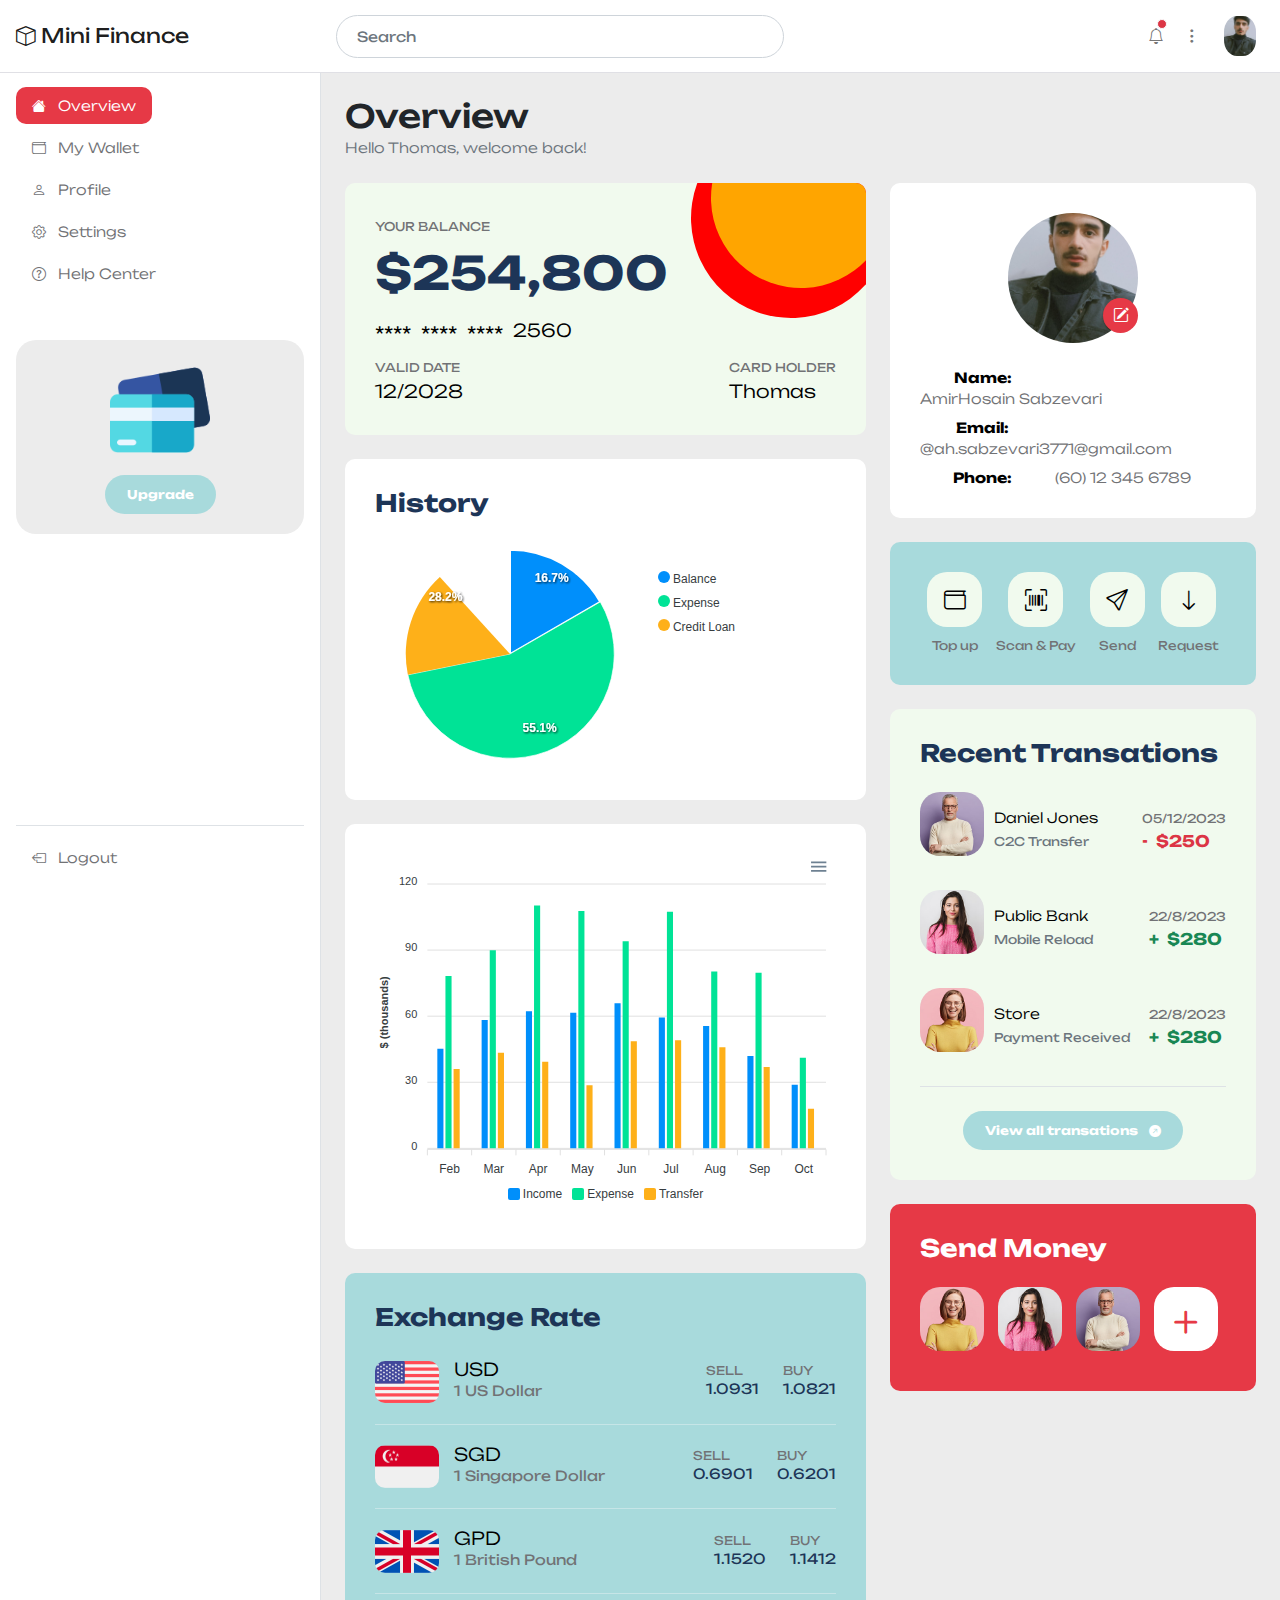
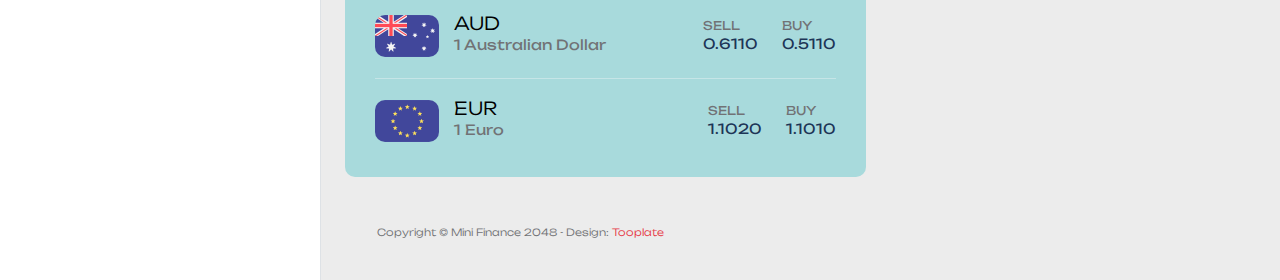
<file: index.html>
<!DOCTYPE html>
<html lang="en">
  <head>
    <meta charset="utf-8" />
    <meta name="viewport" content="width=device-width, initial-scale=1" />
    <meta name="description" content="" />
    <meta name="author" content="Tooplate" />

    <title>Mini Finance Dashboard Template</title>

    <!-- CSS FILES -->
    <link rel="preconnect" href="https://fonts.googleapis.com" />

    <link rel="preconnect" href="https://fonts.gstatic.com" crossorigin />

    <link
      href="https://fonts.googleapis.com/css2?family=Unbounded:wght@300;400;700&display=swap"
      rel="stylesheet"
    />

    <link href="css/bootstrap.min.css" rel="stylesheet" />

    <link href="css/bootstrap-icons.css" rel="stylesheet" />

    <link href="css/apexcharts.css" rel="stylesheet" />

    <link href="css/tooplate-mini-finance.css" rel="stylesheet" />
    <!--

Tooplate 2135 Mini Finance

https://www.tooplate.com/view/2135-mini-finance

Bootstrap 5 Dashboard Admin Template

-->
  </head>

  <body>
    <header class="navbar sticky-top flex-md-nowrap">
      <div class="col-md-3 col-lg-3 me-0 px-3 fs-6">
        <a class="navbar-brand" href="index.html">
          <i class="bi-box"></i>
          Mini Finance
        </a>
      </div>

      <button
        class="navbar-toggler position-absolute d-md-none collapsed"
        type="button"
        data-bs-toggle="collapse"
        data-bs-target="#sidebarMenu"
        aria-controls="sidebarMenu"
        aria-expanded="false"
        aria-label="Toggle navigation"
      >
        <span class="navbar-toggler-icon"></span>
      </button>

      <form
        class="custom-form header-form ms-lg-3 ms-md-3 me-lg-auto me-md-auto order-2 order-lg-0 order-md-0"
        action="#"
        method="get"
        role="form"
      >
        <input
          class="form-control"
          name="search"
          type="text"
          placeholder="Search"
          aria-label="Search"
        />
      </form>

      <div class="navbar-nav me-lg-2">
        <div class="nav-item text-nowrap d-flex align-items-center">
          <div class="dropdown ps-3">
            <a
              class="nav-link dropdown-toggle text-center"
              href="#"
              role="button"
              data-bs-toggle="dropdown"
              aria-expanded="false"
              id="navbarLightDropdownMenuLink"
            >
              <i class="bi-bell"></i>
              <span
                class="position-absolute start-100 translate-middle p-1 bg-danger border border-light rounded-circle"
              >
                <span class="visually-hidden">New alerts</span>
              </span>
            </a>

            <ul
              class="dropdown-menu dropdown-menu-lg-end notifications-block-wrap bg-white shadow"
              aria-labelledby="navbarLightDropdownMenuLink"
            >
              <small>Notifications</small>

              <li class="notifications-block border-bottom pb-2 mb-2">
                <a class="dropdown-item d-flex align-items-center" href="#">
                  <div class="notifications-icon-wrap bg-success">
                    <i class="notifications-icon bi-check-circle-fill"></i>
                  </div>

                  <div>
                    <span>Your account has been created successfuly.</span>

                    <p>12 days ago</p>
                  </div>
                </a>
              </li>

              <li class="notifications-block border-bottom pb-2 mb-2">
                <a class="dropdown-item d-flex align-items-center" href="#">
                  <div class="notifications-icon-wrap bg-info">
                    <i class="notifications-icon bi-folder"></i>
                  </div>

                  <div>
                    <span>Please check. We have sent a Daily report.</span>

                    <p>10 days ago</p>
                  </div>
                </a>
              </li>

              <li class="notifications-block">
                <a class="dropdown-item d-flex align-items-center" href="#">
                  <div class="notifications-icon-wrap bg-danger">
                    <i class="notifications-icon bi-question-circle"></i>
                  </div>

                  <div>
                    <span>Account verification failed.</span>

                    <p>1 hour ago</p>
                  </div>
                </a>
              </li>
            </ul>
          </div>

          <div class="dropdown ps-1">
            <a
              class="nav-link dropdown-toggle text-center"
              href="#"
              role="button"
              data-bs-toggle="dropdown"
              aria-expanded="false"
            >
              <i class="bi-three-dots-vertical"></i>
            </a>

            <div class="dropdown-menu dropdown-menu-social bg-white shadow">
              <div class="container">
                <div class="row">
                  <div class="col-lg-4 col-md-4 col-4">
                    <a class="dropdown-item text-center" href="#">
                      <img
                        src="images/social/search.png"
                        class="profile-image img-fluid"
                        alt=""
                      />
                      <span class="d-block">Google</span>
                    </a>
                  </div>

                  <div class="col-lg-4 col-md-4 col-4">
                    <a class="dropdown-item text-center" href="#">
                      <img
                        src="images/social/spotify.png"
                        class="profile-image img-fluid"
                        alt=""
                      />
                      <span class="d-block">Spotify</span>
                    </a>
                  </div>

                  <div class="col-lg-4 col-md-4 col-4">
                    <a class="dropdown-item text-center" href="#">
                      <img
                        src="images/social/telegram.png"
                        class="profile-image img-fluid"
                        alt=""
                      />
                      <span class="d-block">Telegram</span>
                    </a>
                  </div>

                  <div class="col-lg-4 col-md-4 col-4">
                    <a class="dropdown-item text-center" href="#">
                      <img
                        src="images/social/snapchat.png"
                        class="profile-image img-fluid"
                        alt=""
                      />
                      <span class="d-block">Snapchat</span>
                    </a>
                  </div>

                  <div class="col-lg-4 col-md-4 col-4">
                    <a class="dropdown-item text-center" href="#">
                      <img
                        src="images/social/tiktok.png"
                        class="profile-image img-fluid"
                        alt=""
                      />
                      <span class="d-block">Tiktok</span>
                    </a>
                  </div>

                  <div class="col-lg-4 col-md-4 col-4">
                    <a class="dropdown-item text-center" href="#">
                      <img
                        src="images/social/youtube.png"
                        class="profile-image img-fluid"
                        alt=""
                      />
                      <span class="d-block">Youtube</span>
                    </a>
                  </div>
                </div>
              </div>
            </div>
          </div>

          <div class="dropdown px-3">
            <a
              class="nav-link dropdown-toggle"
              href="#"
              role="button"
              data-bs-toggle="dropdown"
              aria-expanded="false"
            >
              <img
                src="./images/۲۰۲۲۱۱۱۲_۲۰۲۴۳۰.jpg"
                class="profile-image img-fluid"
                alt=""
              />
            </a>
            <ul class="dropdown-menu bg-white shadow">
              <li>
                <div class="dropdown-menu-profile-thumb d-flex">
                  <img
                    src="./images/۲۰۲۲۱۱۱۲_۲۰۲۴۳۰.jpg"
                    class="profile-image img-fluid me-3"
                    alt=""
                  />

                  <div class="d-flex flex-column">
                    <small>Thomas</small>
                    <a href="#">thomas@site.com</a>
                  </div>
                </div>
              </li>

              <li>
                <a class="dropdown-item" href="profile.html">
                  <i class="bi-person me-2"></i>
                  Profile
                </a>
              </li>

              <li>
                <a class="dropdown-item" href="setting.html">
                  <i class="bi-gear me-2"></i>
                  Settings
                </a>
              </li>

              <li>
                <a class="dropdown-item" href="help-center.html">
                  <i class="bi-question-circle me-2"></i>
                  Help
                </a>
              </li>

              <li class="border-top mt-3 pt-2 mx-4">
                <a class="dropdown-item ms-0 me-0" href="#">
                  <i class="bi-box-arrow-left me-2"></i>
                  Logout
                </a>
              </li>
            </ul>
          </div>
        </div>
      </div>
    </header>

    <div class="container-fluid">
      <div class="row">
        <nav
          id="sidebarMenu"
          class="col-md-3 col-lg-3 d-md-block sidebar collapse"
        >
          <div class="position-sticky py-4 px-3 sidebar-sticky">
            <ul class="nav flex-column h-100">
              <li class="nav-item">
                <a
                  class="nav-link active"
                  aria-current="page"
                  href="index.html"
                >
                  <i class="bi-house-fill me-2"></i>
                  Overview
                </a>
              </li>

              <li class="nav-item">
                <a class="nav-link" href="wallet.html">
                  <i class="bi-wallet me-2"></i>
                  My Wallet
                </a>
              </li>

              <li class="nav-item">
                <a class="nav-link" href="profile.html">
                  <i class="bi-person me-2"></i>
                  Profile
                </a>
              </li>

              <li class="nav-item">
                <a class="nav-link" href="setting.html">
                  <i class="bi-gear me-2"></i>
                  Settings
                </a>
              </li>

              <li class="nav-item">
                <a class="nav-link" href="help-center.html">
                  <i class="bi-question-circle me-2"></i>
                  Help Center
                </a>
              </li>

              <li class="nav-item featured-box mt-lg-5 mt-4 mb-4">
                <img src="images/credit-card.png" class="img-fluid" alt="" />

                <a class="btn custom-btn" href="#">Upgrade</a>
              </li>

              <li class="nav-item border-top mt-auto pt-2">
                <a class="nav-link" href="#">
                  <i class="bi-box-arrow-left me-2"></i>
                  Logout
                </a>
              </li>
            </ul>
          </div>
        </nav>

        <main
          class="main-wrapper col-md-9 ms-sm-auto py-4 col-lg-9 px-md-4 border-start"
        >
          <div class="title-group mb-3">
            <h1 class="h2 mb-0">Overview</h1>

            <small class="text-muted">Hello Thomas, welcome back!</small>
          </div>

          <div class="row my-4">
            <div class="col-lg-7 col-12">
              <div class="custom-block custom-block-balance">
                <small>Your Balance</small>

                <h2 class="mt-2 mb-3">$254,800</h2>

                <div class="custom-block-numbers d-flex align-items-center">
                  <span>****</span>
                  <span>****</span>
                  <span>****</span>
                  <p>2560</p>
                </div>

                <div class="d-flex">
                  <div>
                    <small>Valid Date</small>
                    <p>12/2028</p>
                  </div>

                  <div class="ms-auto">
                    <small>Card Holder</small>
                    <p>Thomas</p>
                  </div>
                </div>
              </div>

              <div class="custom-block bg-white">
                <h5 class="mb-4">History</h5>

                <div id="pie-chart"></div>
              </div>

              <div class="custom-block bg-white">
                <div id="chart"></div>
              </div>

              <div class="custom-block custom-block-exchange">
                <h5 class="mb-4">Exchange Rate</h5>

                <div class="d-flex align-items-center border-bottom pb-3 mb-3">
                  <div class="d-flex align-items-center">
                    <img
                      src="images/flag/united-states.png"
                      class="exchange-image img-fluid"
                      alt=""
                    />

                    <div>
                      <p>USD</p>
                      <h6>1 US Dollar</h6>
                    </div>
                  </div>

                  <div class="ms-auto me-4">
                    <small>Sell</small>
                    <h6>1.0931</h6>
                  </div>

                  <div>
                    <small>Buy</small>
                    <h6>1.0821</h6>
                  </div>
                </div>

                <div class="d-flex align-items-center border-bottom pb-3 mb-3">
                  <div class="d-flex align-items-center">
                    <img
                      src="images/flag/singapore.png"
                      class="exchange-image img-fluid"
                      alt=""
                    />

                    <div>
                      <p>SGD</p>
                      <h6>1 Singapore Dollar</h6>
                    </div>
                  </div>

                  <div class="ms-auto me-4">
                    <small>Sell</small>
                    <h6>0.6901</h6>
                  </div>

                  <div>
                    <small>Buy</small>
                    <h6>0.6201</h6>
                  </div>
                </div>

                <div class="d-flex align-items-center border-bottom pb-3 mb-3">
                  <div class="d-flex align-items-center">
                    <img
                      src="images/flag/united-kingdom.png"
                      class="exchange-image img-fluid"
                      alt=""
                    />

                    <div>
                      <p>GPD</p>
                      <h6>1 British Pound</h6>
                    </div>
                  </div>

                  <div class="ms-auto me-4">
                    <small>Sell</small>
                    <h6>1.1520</h6>
                  </div>

                  <div>
                    <small>Buy</small>
                    <h6>1.1412</h6>
                  </div>
                </div>

                <div class="d-flex align-items-center border-bottom pb-3 mb-3">
                  <div class="d-flex align-items-center">
                    <img
                      src="images/flag/australia.png"
                      class="exchange-image img-fluid"
                      alt=""
                    />

                    <div>
                      <p>AUD</p>
                      <h6>1 Australian Dollar</h6>
                    </div>
                  </div>

                  <div class="ms-auto me-4">
                    <small>Sell</small>
                    <h6>0.6110</h6>
                  </div>

                  <div>
                    <small>Buy</small>
                    <h6>0.5110</h6>
                  </div>
                </div>

                <div class="d-flex align-items-center">
                  <div class="d-flex align-items-center">
                    <img
                      src="images/flag/european-union.png"
                      class="exchange-image img-fluid"
                      alt=""
                    />

                    <div>
                      <p>EUR</p>
                      <h6>1 Euro</h6>
                    </div>
                  </div>

                  <div class="ms-auto me-4">
                    <small>Sell</small>
                    <h6>1.1020</h6>
                  </div>

                  <div>
                    <small>Buy</small>
                    <h6>1.1010</h6>
                  </div>
                </div>
              </div>
            </div>

            <div class="col-lg-5 col-12">
              <div
                class="custom-block custom-block-profile-front custom-block-profile text-center bg-white"
              >
                <div class="custom-block-profile-image-wrap mb-4">
                  <img 
                    src="./images/۲۰۲۲۱۱۱۲_۲۰۲۴۳۰.jpg"
                    class="custom-block-profile-image img-fluid"
                    alt=""
                  />

                  <a
                    href="setting.html"
                    class="bi-pencil-square custom-block-edit-icon"
                  ></a>
                </div>

                <p class="d-flex flex-wrap mb-2">
                  <strong>Name:</strong>

                  <span>AmirHosain Sabzevari</span>
                </p>

                <p class="d-flex flex-wrap mb-2">
                  <strong>Email:</strong>

                  <a href="#"> @ah.sabzevari3771@gmail.com </a>
                </p>

                <p class="d-flex flex-wrap mb-0">
                  <strong>Phone:</strong>

                  <a href="#"> (60) 12 345 6789 </a>
                </p>
              </div>

              <div class="custom-block custom-block-bottom d-flex flex-wrap">
                <div class="custom-block-bottom-item">
                  <a href="#" class="d-flex flex-column">
                    <i class="custom-block-icon bi-wallet"></i>

                    <small>Top up</small>
                  </a>
                </div>

                <div class="custom-block-bottom-item">
                  <a href="#" class="d-flex flex-column">
                    <i class="custom-block-icon bi-upc-scan"></i>

                    <small>Scan & Pay</small>
                  </a>
                </div>

                <div class="custom-block-bottom-item">
                  <a href="#" class="d-flex flex-column">
                    <i class="custom-block-icon bi-send"></i>

                    <small>Send</small>
                  </a>
                </div>

                <div class="custom-block-bottom-item">
                  <a href="#" class="d-flex flex-column">
                    <i class="custom-block-icon bi-arrow-down"></i>

                    <small>Request</small>
                  </a>
                </div>
              </div>

              <div class="custom-block custom-block-transations">
                <h5 class="mb-4">Recent Transations</h5>

                <div class="d-flex flex-wrap align-items-center mb-4">
                  <div class="d-flex align-items-center">
                    <img
                      src="images/profile/senior-man-white-sweater-eyeglasses.jpg"
                      class="profile-image img-fluid"
                      alt=""
                    />

                    <div>
                      <p>
                        <a href="transation-detail.html">Daniel Jones</a>
                      </p>

                      <small class="text-muted">C2C Transfer</small>
                    </div>
                  </div>

                  <div class="ms-auto">
                    <small>05/12/2023</small>
                    <strong class="d-block text-danger"
                      ><span class="me-1">-</span> $250</strong
                    >
                  </div>
                </div>

                <div class="d-flex flex-wrap align-items-center mb-4">
                  <div class="d-flex align-items-center">
                    <img
                      src="images/profile/young-beautiful-woman-pink-warm-sweater.jpg"
                      class="profile-image img-fluid"
                      alt=""
                    />

                    <div>
                      <p>
                        <a href="transation-detail.html">Public Bank</a>
                      </p>

                      <small class="text-muted">Mobile Reload</small>
                    </div>
                  </div>

                  <div class="ms-auto">
                    <small>22/8/2023</small>
                    <strong class="d-block text-success"
                      ><span class="me-1">+</span> $280</strong
                    >
                  </div>
                </div>

                <div class="d-flex flex-wrap align-items-center">
                  <div class="d-flex align-items-center">
                    <img
                      src="images/profile/young-woman-with-round-glasses-yellow-sweater.jpg"
                      class="profile-image img-fluid"
                      alt=""
                    />

                    <div>
                      <p><a href="transation-detail.html">Store</a></p>

                      <small class="text-muted">Payment Received</small>
                    </div>
                  </div>

                  <div class="ms-auto">
                    <small>22/8/2023</small>
                    <strong class="d-block text-success"
                      ><span class="me-1">+</span> $280</strong
                    >
                  </div>
                </div>

                <div class="border-top pt-4 mt-4 text-center">
                  <a class="btn custom-btn" href="wallet.html">
                    View all transations
                    <i class="bi-arrow-up-right-circle-fill ms-2"></i>
                  </a>
                </div>
              </div>

              <div class="custom-block primary-bg">
                <h5 class="text-white mb-4">Send Money</h5>

                <a href="#">
                  <img
                    src="images/profile/young-woman-with-round-glasses-yellow-sweater.jpg"
                    class="profile-image img-fluid"
                    alt=""
                  />
                </a>

                <a href="#">
                  <img
                    src="images/profile/young-beautiful-woman-pink-warm-sweater.jpg"
                    class="profile-image img-fluid"
                    alt=""
                  />
                </a>

                <a href="#">
                  <img
                    src="images/profile/senior-man-white-sweater-eyeglasses.jpg"
                    class="profile-image img-fluid"
                    alt=""
                  />
                </a>

                <div class="profile-rounded">
                  <a href="#">
                    <i class="profile-rounded-icon bi-plus"></i>
                  </a>
                </div>
              </div>
            </div>
          </div>

          <footer class="site-footer">
            <div class="container">
              <div class="row">
                <div class="col-lg-12 col-12">
                  <p class="copyright-text">
                    Copyright © Mini Finance 2048 - Design:
                    <a
                      rel="sponsored"
                      href="https://www.tooplate.com"
                      target="_blank"
                      >Tooplate</a
                    >
                  </p>
                </div>
              </div>
            </div>
          </footer>
        </main>
      </div>
    </div>

    <!-- JAVASCRIPT FILES -->
    <script src="js/jquery.min.js"></script>
    <script src="js/bootstrap.bundle.min.js"></script>
    <script src="js/apexcharts.min.js"></script>
    <script src="js/custom.js"></script>

    <script type="text/javascript">
      var options = {
        series: [13, 43, 22],
        chart: {
          width: 380,
          type: "pie",
        },
        labels: ["Balance", "Expense", "Credit Loan"],
        responsive: [
          {
            breakpoint: 480,
            options: {
              chart: {
                width: 200,
              },
              legend: {
                position: "bottom",
              },
            },
          },
        ],
      };

      var chart = new ApexCharts(document.querySelector("#pie-chart"), options);
      chart.render();
    </script>

    <script type="text/javascript">
      var options = {
        series: [
          {
            name: "Income",
            data: [44, 55, 57, 56, 61, 58, 63, 60, 66],
          },
          {
            name: "Expense",
            data: [76, 85, 101, 98, 87, 105, 91, 114, 94],
          },
          {
            name: "Transfer",
            data: [35, 41, 36, 26, 45, 48, 52, 53, 41],
          },
        ],
        chart: {
          type: "bar",
          height: 350,
        },
        plotOptions: {
          bar: {
            horizontal: false,
            columnWidth: "55%",
            endingShape: "rounded",
          },
        },
        dataLabels: {
          enabled: false,
        },
        stroke: {
          show: true,
          width: 2,
          colors: ["transparent"],
        },
        xaxis: {
          categories: [
            "Feb",
            "Mar",
            "Apr",
            "May",
            "Jun",
            "Jul",
            "Aug",
            "Sep",
            "Oct",
          ],
        },
        yaxis: {
          title: {
            text: "$ (thousands)",
          },
        },
        fill: {
          opacity: 1,
        },
        tooltip: {
          y: {
            formatter: function (val) {
              return "$ " + val + " thousands";
            },
          },
        },
      };

      var chart = new ApexCharts(document.querySelector("#chart"), options);
      chart.render();
    </script>
  </body>
</html>
</file>
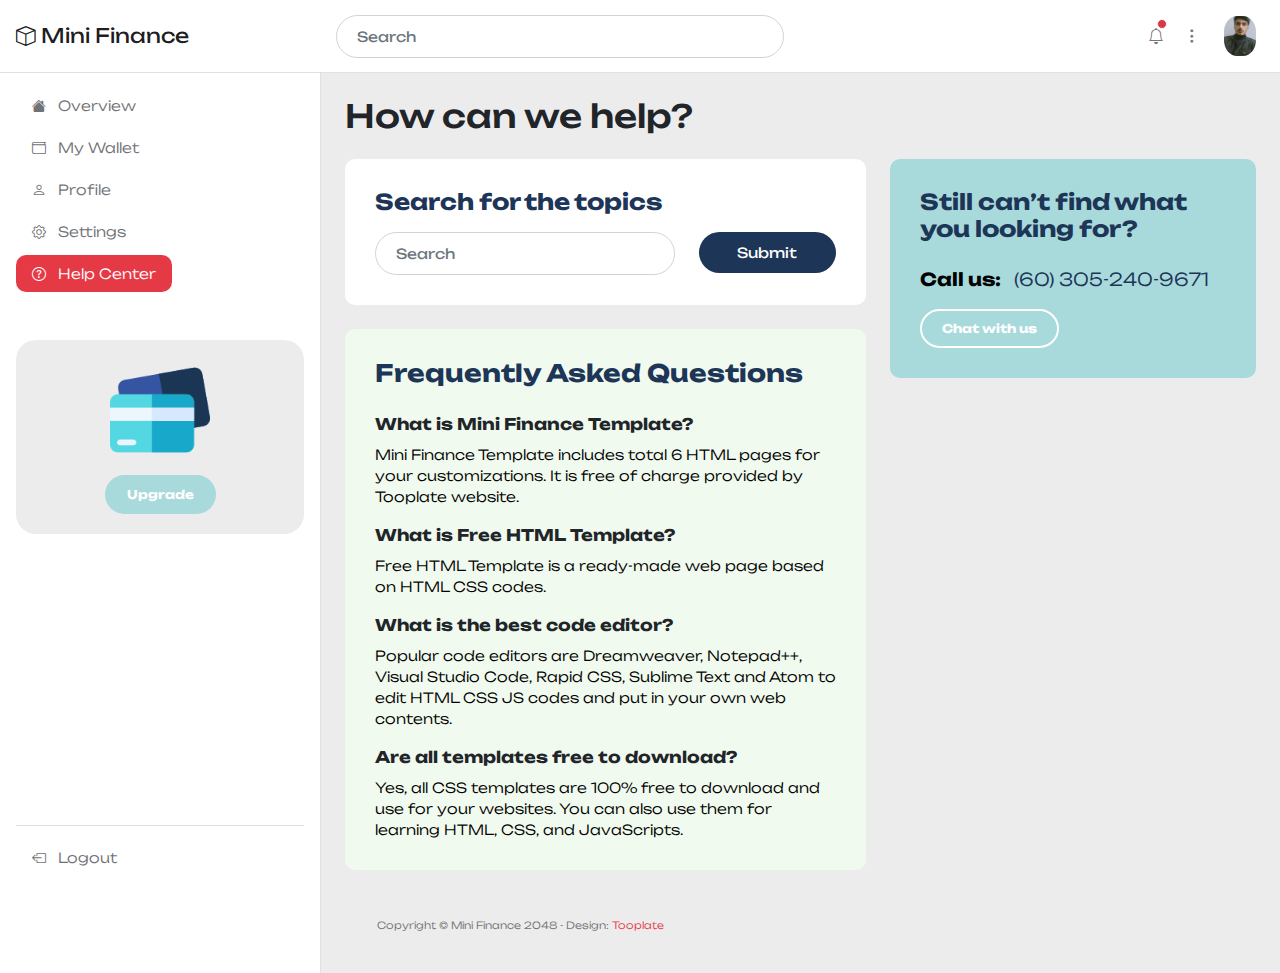
<file: help-center.html>
<!doctype html>
<html lang="en">
    <head>
        <meta charset="utf-8">
        <meta name="viewport" content="width=device-width, initial-scale=1">

        <meta name="description" content="">
        <meta name="author" content="">

        <title>Mini Finance - Help Center</title>

        <!-- CSS FILES -->      
        <link rel="preconnect" href="https://fonts.googleapis.com">
        
        <link rel="preconnect" href="https://fonts.gstatic.com" crossorigin>

        <link href="https://fonts.googleapis.com/css2?family=Unbounded:wght@300;400;700&display=swap" rel="stylesheet">

        <link href="css/bootstrap.min.css" rel="stylesheet">

        <link href="css/bootstrap-icons.css" rel="stylesheet">

        <link href="css/tooplate-mini-finance.css" rel="stylesheet">
<!--

Tooplate 2135 Mini Finance

https://www.tooplate.com/view/2135-mini-finance

Bootstrap 5 Dashboard Admin Template

-->
    </head>
    
    <body>
        <header class="navbar sticky-top flex-md-nowrap">
            <div class="col-md-3 col-lg-3 me-0 px-3 fs-6">
                <a class="navbar-brand" href="index.html">
                    <i class="bi-box"></i>
                    Mini Finance
                </a>
            </div>

            <button class="navbar-toggler position-absolute d-md-none collapsed" type="button" data-bs-toggle="collapse" data-bs-target="#sidebarMenu" aria-controls="sidebarMenu" aria-expanded="false" aria-label="Toggle navigation">
                <span class="navbar-toggler-icon"></span>
            </button>

            <form class="custom-form header-form ms-lg-3 ms-md-3 me-lg-auto me-md-auto order-2 order-lg-0 order-md-0" action="#" method="get" role="form">
                <input class="form-control" name="search" type="text" placeholder="Search" aria-label="Search">
            </form>

            <div class="navbar-nav me-lg-2">
                <div class="nav-item text-nowrap d-flex align-items-center">
                    <div class="dropdown ps-3">
                        <a class="nav-link dropdown-toggle text-center" href="#" role="button" data-bs-toggle="dropdown" aria-expanded="false">
                            <i class="bi-bell"></i>
                            <span class="position-absolute start-100 translate-middle p-1 bg-danger border border-light rounded-circle">
                                <span class="visually-hidden">New alerts</span>
                            </span>
                        </a>

                        <ul class="dropdown-menu notifications-block-wrap bg-white shadow">
                            <small>Notifications</small>

                            <li class="notifications-block border-bottom pb-2 mb-2">
                                <a class="dropdown-item d-flex align-items-center" href="#">
                                    <div class="notifications-icon-wrap bg-success">
                                        <i class="notifications-icon bi-check-circle-fill"></i>
                                    </div>

                                    <div>
                                        <span>Your account has been created successfuly.</span>

                                        <p>12 days ago</p>
                                    </div>
                                </a>
                            </li>

                            <li class="notifications-block border-bottom pb-2 mb-2">
                                <a class="dropdown-item d-flex align-items-center" href="#">
                                    <div class="notifications-icon-wrap bg-info">
                                        <i class="notifications-icon bi-folder"></i>
                                    </div>

                                    <div>
                                        <span>Please check. We have sent a Daily report.</span>

                                        <p>10 days ago</p>
                                    </div>
                                </a>
                            </li>

                            <li class="notifications-block">
                                <a class="dropdown-item d-flex align-items-center" href="#">
                                    <div class="notifications-icon-wrap bg-danger">
                                        <i class="notifications-icon bi-question-circle"></i>
                                    </div>

                                    <div>
                                        <span>Account verification failed.</span>

                                        <p>1 hour ago</p>
                                    </div>
                                </a>
                            </li>
                        </ul>
                    </div>

                    <div class="dropdown ps-1">
                        <a class="nav-link dropdown-toggle text-center" href="#" role="button" data-bs-toggle="dropdown" aria-expanded="false">
                            <i class="bi-three-dots-vertical"></i>
                        </a>

                        <div class="dropdown-menu dropdown-menu-social bg-white shadow">
                            <div class="container">
                                <div class="row">
                                    <div class="col-lg-4 col-md-4 col-4">
                                        <a class="dropdown-item text-center" href="#">
                                            <img src="images/social/search.png" class="profile-image img-fluid" alt="">
                                            <span class="d-block">Google</span>
                                        </a>
                                    </div>

                                    <div class="col-lg-4 col-md-4 col-4">
                                        <a class="dropdown-item text-center" href="#">
                                            <img src="images/social/spotify.png" class="profile-image img-fluid" alt="">
                                            <span class="d-block">Spotify</span>
                                        </a>
                                    </div>

                                    <div class="col-lg-4 col-md-4 col-4">
                                        <a class="dropdown-item text-center" href="#">
                                            <img src="images/social/telegram.png" class="profile-image img-fluid" alt="">
                                            <span class="d-block">Telegram</span>
                                        </a>
                                    </div>

                                    <div class="col-lg-4 col-md-4 col-4">
                                        <a class="dropdown-item text-center" href="#">
                                            <img src="images/social/snapchat.png" class="profile-image img-fluid" alt="">
                                            <span class="d-block">Snapchat</span>
                                        </a>
                                    </div>

                                    <div class="col-lg-4 col-md-4 col-4">
                                        <a class="dropdown-item text-center" href="#">
                                            <img src="images/social/tiktok.png" class="profile-image img-fluid" alt="">
                                            <span class="d-block">Tiktok</span>
                                        </a>
                                    </div>

                                    <div class="col-lg-4 col-md-4 col-4">
                                        <a class="dropdown-item text-center" href="#">
                                            <img src="images/social/youtube.png" class="profile-image img-fluid" alt="">
                                            <span class="d-block">Youtube</span>
                                        </a>
                                    </div>
                                </div>
                            </div>
                        </div>
                    </div>

                    <div class="dropdown px-3">
                        <a class="nav-link dropdown-toggle" href="#" role="button" data-bs-toggle="dropdown" aria-expanded="false">
                            <img src="./images/۲۰۲۲۱۱۱۲_۲۰۲۴۳۰.jpg" class="profile-image img-fluid" alt="">
                        </a>
                        <ul class="dropdown-menu bg-white shadow">
                            <li>
                                <div class="dropdown-menu-profile-thumb d-flex">
                                    <img src="./images/۲۰۲۲۱۱۱۲_۲۰۲۴۳۰.jpg" class="profile-image img-fluid me-3" alt="">

                                    <div class="d-flex flex-column">
                                        <small>Thomas</small>
                                        <a href="#">thomas@site.com</a>
                                    </div>
                                </div>
                            </li>

                            <li>
                                <a class="dropdown-item" href="profile.html">
                                    <i class="bi-person me-2"></i>
                                    Profile
                                </a>
                            </li>

                            <li>
                                <a class="dropdown-item" href="setting.html">
                                    <i class="bi-gear me-2"></i>
                                    Settings
                                </a>
                            </li>

                            <li>
                                <a class="dropdown-item" href="help-center.html">
                                    <i class="bi-question-circle me-2"></i>
                                    Help
                                </a>
                            </li>

                            <li class="border-top mt-3 pt-2 mx-4">
                                <a class="dropdown-item ms-0 me-0" href="#">
                                    <i class="bi-box-arrow-left me-2"></i>
                                    Logout
                                </a>
                            </li>
                        </ul>
                    </div>
                </div>
            </div>
        </header>

        <div class="container-fluid">
            <div class="row">
                <nav id="sidebarMenu" class="col-md-3 col-lg-3 d-md-block sidebar collapse">
                    <div class="position-sticky py-4 px-3 sidebar-sticky">
                        <ul class="nav flex-column h-100">
                            <li class="nav-item">
                                <a class="nav-link" aria-current="page" href="index.html">
                                    <i class="bi-house-fill me-2"></i>
                                    Overview
                                </a>
                            </li>

                            <li class="nav-item">
                                <a class="nav-link" href="wallet.html">
                                    <i class="bi-wallet me-2"></i>
                                    My Wallet
                                </a>
                            </li>

                            <li class="nav-item">
                                <a class="nav-link" href="profile.html">
                                    <i class="bi-person me-2"></i>
                                    Profile
                                </a>
                            </li>

                            <li class="nav-item">
                                <a class="nav-link" href="setting.html">
                                    <i class="bi-gear me-2"></i>
                                    Settings
                                </a>
                            </li>

                            <li class="nav-item">
                                <a class="nav-link active" href="help-center.html">
                                    <i class="bi-question-circle me-2"></i>
                                    Help Center
                                </a>
                            </li>

                            <li class="nav-item featured-box mt-lg-5 mt-4 mb-4">
                                <img src="images/credit-card.png" class="img-fluid" alt="">

                                <a class="btn custom-btn" href="#">Upgrade</a>
                            </li>

                            <li class="nav-item border-top mt-auto pt-2">
                                <a class="nav-link" href="#">
                                    <i class="bi-box-arrow-left me-2"></i>
                                    Logout
                                </a>
                            </li>
                        </ul>
                    </div>
                </nav>

                <main class="main-wrapper col-md-9 ms-sm-auto py-4 col-lg-9 px-md-4 border-start">
                    <div class="title-group mb-3">
                        <h1 class="h2 mb-0">How can we help?</h1>
                    </div>

                    <div class="row my-4">
                        <div class="col-lg-7 col-12">
                            <div class="custom-block bg-white">
                                <form class="custom-form search-form" action="#" method="post" role="form">
                                    <div class="row">
                                        <div class="col-lg-12 mb-2">
                                            <h6>Search for the topics</h6>
                                        </div>

                                        <div class="col-lg-8 col-md-8 col-12">
                                            <input class="form-control mb-lg-0 mb-md-0" name="search" type="text" placeholder="Search" aria-label="Search">
                                        </div>

                                        <div class="col-lg-4 col-md-4 col-12">
                                            <button type="submit" class="form-control">
                                                Submit
                                            </button>
                                        </div>
                                    </div>
                                </form>
                            </div>

                            <div class="custom-block custom-block-faq">
                                <h5 class="mb-4">Frequently Asked Questions</h5>

                                <strong class="d-block mb-2">What is Mini Finance Template?</strong>

                                <p>Mini Finance Template includes total 6 HTML pages for your customizations. It is free of charge provided by Tooplate website.</p>
                                
                                <strong class="d-block mt-3 mb-2">What is Free HTML Template?</strong>

                                <p>Free HTML Template is a ready-made web page based on HTML CSS codes.</p>

                                <strong class="d-block mt-3 mb-2">What is the best code editor?</strong>

                                <p>Popular code editors are Dreamweaver, Notepad++, Visual Studio Code, Rapid CSS, Sublime Text and Atom to edit HTML CSS JS codes and put in your own web contents.</p>

                                 <strong class="d-block mt-3 mb-2">Are all templates free to download?</strong>

                                 <p>Yes, all CSS templates are 100% free to download and use for your websites. You can also use them for learning HTML, CSS, and JavaScripts.</p>
                            </div>
                        </div>

                        <div class="col-lg-5 col-12">
                            <div class="custom-block custom-block-contact">
                                <h6 class="mb-4">Still can’t find what you looking for?</h6>

                                <p>
                                    <strong>Call us:</strong>
                                    <a href="tel: 305-240-9671" class="ms-2">
                                        (60) 
                                        305-240-9671
                                    </a>
                                </p>

                                <a href="#" class="btn custom-btn custom-btn-bg-white mt-3">
                                    Chat with us
                                </a>
                            </div>
                        </div>
                    </div>

                    <footer class="site-footer">
                        <div class="container">
                            <div class="row">
                                
                                <div class="col-lg-12 col-12">
                                    <p class="copyright-text">Copyright © Mini Finance 2048 
                                    - Design: <a rel="sponsored" href="https://www.tooplate.com" target="_blank">Tooplate</a></p>
                                </div>

                            </div>
                        </div>
                    </footer>
                </main>

            </div>
        </div>

        <!-- JAVASCRIPT FILES -->
        <script src="js/jquery.min.js"></script>
        <script src="js/bootstrap.bundle.min.js"></script>
        <script src="js/custom.js"></script>

    </body>
</html>
</file>
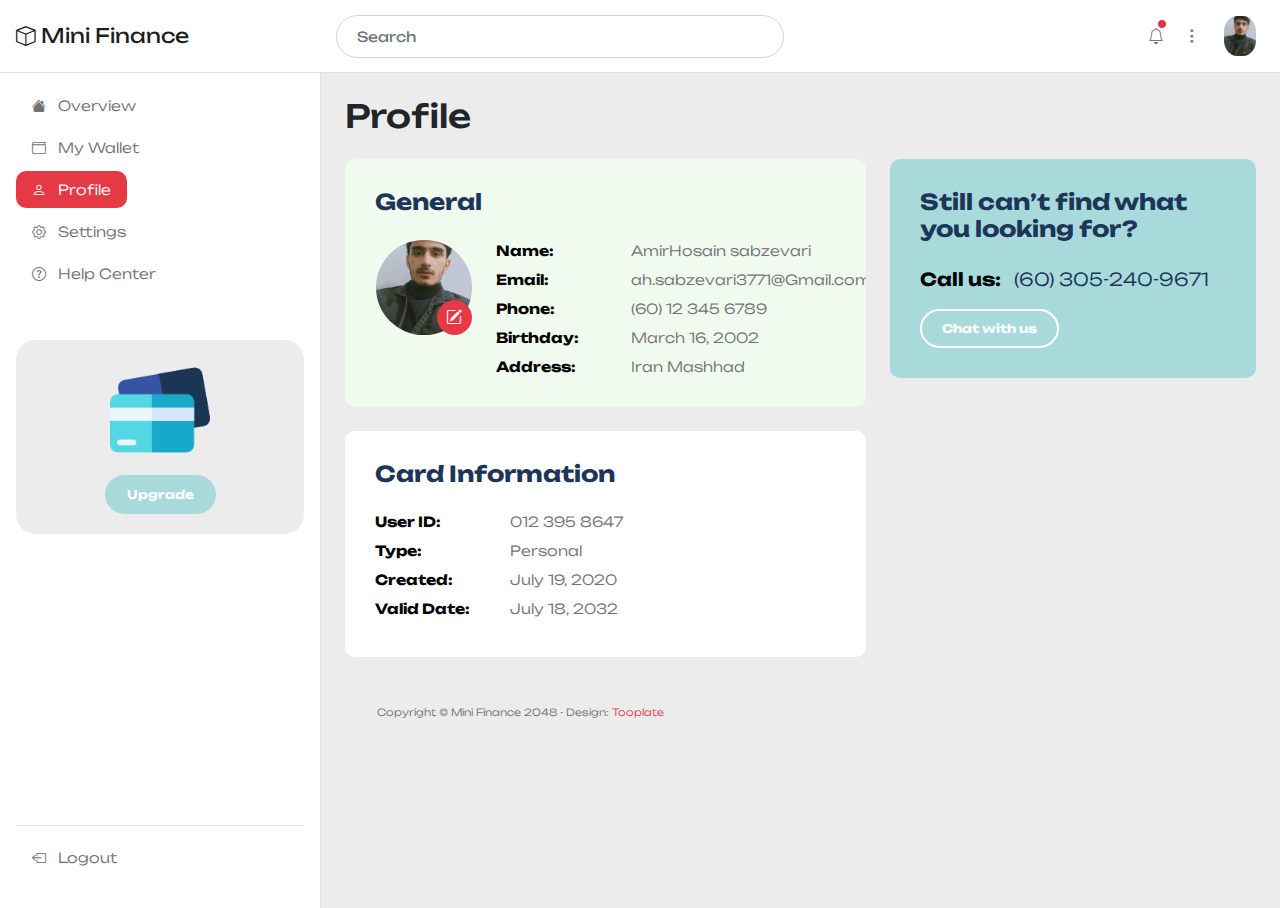
<file: profile.html>
<!doctype html>
<html lang="en">
    <head>
        <meta charset="utf-8">
        <meta name="viewport" content="width=device-width, initial-scale=1">

        <meta name="description" content="">
        <meta name="author" content="">

        <title>Mini Finance - Profile Page</title>

        <!-- CSS FILES -->      
        <link rel="preconnect" href="https://fonts.googleapis.com">
        
        <link rel="preconnect" href="https://fonts.gstatic.com" crossorigin>

        <link href="https://fonts.googleapis.com/css2?family=Unbounded:wght@300;400;700&display=swap" rel="stylesheet">

        <link href="css/bootstrap.min.css" rel="stylesheet">

        <link href="css/bootstrap-icons.css" rel="stylesheet">

        <link href="css/tooplate-mini-finance.css" rel="stylesheet">
<!--

Tooplate 2135 Mini Finance

https://www.tooplate.com/view/2135-mini-finance

Bootstrap 5 Dashboard Admin Template

-->
    </head>
    
    <body>
        <header class="navbar sticky-top flex-md-nowrap">
            <div class="col-md-3 col-lg-3 me-0 px-3 fs-6">
                <a class="navbar-brand" href="index.html">
                    <i class="bi-box"></i>
                    Mini Finance
                </a>
            </div>

            <button class="navbar-toggler position-absolute d-md-none collapsed" type="button" data-bs-toggle="collapse" data-bs-target="#sidebarMenu" aria-controls="sidebarMenu" aria-expanded="false" aria-label="Toggle navigation">
                <span class="navbar-toggler-icon"></span>
            </button>
            
            <form class="custom-form header-form ms-lg-3 ms-md-3 me-lg-auto me-md-auto order-2 order-lg-0 order-md-0" action="#" method="get" role="form">
                <input class="form-control" name="search" type="text" placeholder="Search" aria-label="Search">
            </form>

            <div class="navbar-nav me-lg-2">
                <div class="nav-item text-nowrap d-flex align-items-center">
                    <div class="dropdown ps-3">
                        <a class="nav-link dropdown-toggle text-center" href="#" role="button" data-bs-toggle="dropdown" aria-expanded="false">
                            <i class="bi-bell"></i>
                            <span class="position-absolute start-100 translate-middle p-1 bg-danger border border-light rounded-circle">
                                <span class="visually-hidden">New alerts</span>
                            </span>
                        </a>

                        <ul class="dropdown-menu notifications-block-wrap bg-white shadow">
                            <small>Notifications</small>

                            <li class="notifications-block border-bottom pb-2 mb-2">
                                <a class="dropdown-item d-flex align-items-center" href="#">
                                    <div class="notifications-icon-wrap bg-success">
                                        <i class="notifications-icon bi-check-circle-fill"></i>
                                    </div>

                                    <div>
                                        <span>Your account has been created successfuly.</span>

                                        <p>12 days ago</p>
                                    </div>
                                </a>
                            </li>

                            <li class="notifications-block border-bottom pb-2 mb-2">
                                <a class="dropdown-item d-flex align-items-center" href="#">
                                    <div class="notifications-icon-wrap bg-info">
                                        <i class="notifications-icon bi-folder"></i>
                                    </div>

                                    <div>
                                        <span>Please check. We have sent a Daily report.</span>

                                        <p>10 days ago</p>
                                    </div>
                                </a>
                            </li>

                            <li class="notifications-block">
                                <a class="dropdown-item d-flex align-items-center" href="#">
                                    <div class="notifications-icon-wrap bg-danger">
                                        <i class="notifications-icon bi-question-circle"></i>
                                    </div>

                                    <div>
                                        <span>Account verification failed.</span>

                                        <p>1 hour ago</p>
                                    </div>
                                </a>
                            </li>
                        </ul>
                    </div>

                    <div class="dropdown ps-1">
                        <a class="nav-link dropdown-toggle text-center" href="#" role="button" data-bs-toggle="dropdown" aria-expanded="false">
                            <i class="bi-three-dots-vertical"></i>
                        </a>

                        <div class="dropdown-menu dropdown-menu-social bg-white shadow">
                            <div class="container">
                                <div class="row">
                                    <div class="col-lg-4 col-md-4 col-4">
                                        <a class="dropdown-item text-center" href="#">
                                            <img src="images/social/search.png" class="profile-image img-fluid" alt="">
                                            <span class="d-block">Google</span>
                                        </a>
                                    </div>

                                    <div class="col-lg-4 col-md-4 col-4">
                                        <a class="dropdown-item text-center" href="#">
                                            <img src="images/social/spotify.png" class="profile-image img-fluid" alt="">
                                            <span class="d-block">Spotify</span>
                                        </a>
                                    </div>

                                    <div class="col-lg-4 col-md-4 col-4">
                                        <a class="dropdown-item text-center" href="#">
                                            <img src="images/social/telegram.png" class="profile-image img-fluid" alt="">
                                            <span class="d-block">Telegram</span>
                                        </a>
                                    </div>

                                    <div class="col-lg-4 col-md-4 col-4">
                                        <a class="dropdown-item text-center" href="#">
                                            <img src="images/social/snapchat.png" class="profile-image img-fluid" alt="">
                                            <span class="d-block">Snapchat</span>
                                        </a>
                                    </div>

                                    <div class="col-lg-4 col-md-4 col-4">
                                        <a class="dropdown-item text-center" href="#">
                                            <img src="images/social/tiktok.png" class="profile-image img-fluid" alt="">
                                            <span class="d-block">Tiktok</span>
                                        </a>
                                    </div>

                                    <div class="col-lg-4 col-md-4 col-4">
                                        <a class="dropdown-item text-center" href="#">
                                            <img src="images/social/youtube.png" class="profile-image img-fluid" alt="">
                                            <span class="d-block">Youtube</span>
                                        </a>
                                    </div>
                                </div>
                            </div>
                        </div>
                    </div>

                    <div class="dropdown px-3">
                        <a class="nav-link dropdown-toggle" href="#" role="button" data-bs-toggle="dropdown" aria-expanded="false">
                            <img src="./images/۲۰۲۲۱۱۱۲_۲۰۲۴۳۰.jpg" class="profile-image img-fluid" alt="">
                        </a>
                        <ul class="dropdown-menu bg-white shadow">
                            <li>
                                <div class="dropdown-menu-profile-thumb d-flex">
                                    <img src="./images/۲۰۲۲۱۱۱۲_۲۰۲۴۳۰.jpg" class="profile-image img-fluid me-3" alt="">

                                    <div class="d-flex flex-column">
                                        <small>Thomas</small>
                                        <a href="#">thomas@site.com</a>
                                    </div>
                                </div>
                            </li>

                            <li>
                                <a class="dropdown-item" href="profile.html">
                                    <i class="bi-person me-2"></i>
                                    Profile
                                </a>
                            </li>

                            <li>
                                <a class="dropdown-item" href="setting.html">
                                    <i class="bi-gear me-2"></i>
                                    Settings
                                </a>
                            </li>

                            <li>
                                <a class="dropdown-item" href="help-center.html">
                                    <i class="bi-question-circle me-2"></i>
                                    Help
                                </a>
                            </li>

                            <li class="border-top mt-3 pt-2 mx-4">
                                <a class="dropdown-item ms-0 me-0" href="#">
                                    <i class="bi-box-arrow-left me-2"></i>
                                    Logout
                                </a>
                            </li>
                        </ul>
                    </div>
                </div>
            </div>
        </header>

        <div class="container-fluid">
            <div class="row">
                <nav id="sidebarMenu" class="col-md-3 col-lg-3 d-md-block sidebar collapse">
                    <div class="position-sticky py-4 px-3 sidebar-sticky">
                        <ul class="nav flex-column h-100">
                            <li class="nav-item">
                                <a class="nav-link" aria-current="page" href="index.html">
                                    <i class="bi-house-fill me-2"></i>
                                    Overview
                                </a>
                            </li>

                            <li class="nav-item">
                                <a class="nav-link" href="wallet.html">
                                    <i class="bi-wallet me-2"></i>
                                    My Wallet
                                </a>
                            </li>

                            <li class="nav-item">
                                <a class="nav-link active" href="profile.html">
                                    <i class="bi-person me-2"></i>
                                    Profile
                                </a>
                            </li>

                            <li class="nav-item">
                                <a class="nav-link" href="setting.html">
                                    <i class="bi-gear me-2"></i>
                                    Settings
                                </a>
                            </li>

                            <li class="nav-item">
                                <a class="nav-link" href="help-center.html">
                                    <i class="bi-question-circle me-2"></i>
                                    Help Center
                                </a>
                            </li>

                            <li class="nav-item featured-box mt-lg-5 mt-4 mb-4">
                                <img src="images/credit-card.png" class="img-fluid" alt="">

                                <a class="btn custom-btn" href="#">Upgrade</a>
                            </li>

                            <li class="nav-item border-top mt-auto pt-2">
                                <a class="nav-link" href="#">
                                    <i class="bi-box-arrow-left me-2"></i>
                                    Logout
                                </a>
                            </li>
                        </ul>
                    </div>
                </nav>

                <main class="main-wrapper col-md-9 ms-sm-auto py-4 col-lg-9 px-md-4 border-start">
                    <div class="title-group mb-3">
                        <h1 class="h2 mb-0">Profile</h1>
                    </div>

                    <div class="row my-4">
                        <div class="col-lg-7 col-12">
                            <div class="custom-block custom-block-profile">
                                <div class="row">
                                    <div class="col-lg-12 col-12 mb-3">
                                        <h6>General</h6>
                                    </div>

                                    <div class="col-lg-3 col-12 mb-4 mb-lg-0">
                                        <div class="custom-block-profile-image-wrap">
                                            <img src="./images/۲۰۲۲۱۱۱۲_۲۰۲۴۳۰.jpg" class="custom-block-profile-image img-fluid" alt="">

                                            <a href="setting.html" class="bi-pencil-square custom-block-edit-icon"></a>
                                        </div>
                                    </div>

                                    <div class="col-lg-9 col-12">
                                        <p class="d-flex flex-wrap mb-2">
                                            <strong>Name:</strong>

                                            <span>AmirHosain sabzevari</span>
                                        </p>

                                        <p class="d-flex flex-wrap mb-2">
                                            <strong>Email:</strong>
                                            
                                            <a href="#">
                                                ah.sabzevari3771@Gmail.com
                                            </a>
                                        </p>

                                        <p class="d-flex flex-wrap mb-2">
                                            <strong>Phone:</strong>

                                            <a href="#">
                                                (60) 12 345 6789
                                            </a>
                                        </p>

                                        <p class="d-flex flex-wrap mb-2">
                                            <strong>Birthday:</strong>

                                            <span>March 16, 2002</span>
                                        </p>

                                        <p class="d-flex flex-wrap">
                                            <strong>Address:</strong>

                                            <span>Iran Mashhad</span>
                                        </p>
                                    </div>
                                </div>
                            </div>

                            <div class="custom-block custom-block-profile bg-white">
                                <h6 class="mb-4">Card Information</h6>

                                <p class="d-flex flex-wrap mb-2">
                                    <strong>User ID:</strong>

                                    <span>012 395 8647</span>
                                </p>

                                <p class="d-flex flex-wrap mb-2">
                                    <strong>Type:</strong>

                                    <span>Personal</span>
                                </p>

                                <p class="d-flex flex-wrap mb-2">
                                    <strong>Created:</strong>

                                    <span>July 19, 2020</span>
                                </p>

                                <p class="d-flex flex-wrap mb-2">
                                    <strong>Valid Date:</strong>

                                    <span>July 18, 2032</span>
                                </p>
                            </div>
                        </div>

                        <div class="col-lg-5 col-12">
                            <div class="custom-block custom-block-contact">
                                <h6 class="mb-4">Still can’t find what you looking for?</h6>

                                <p>
                                    <strong>Call us:</strong>
                                    <a href="tel: 305-240-9671" class="ms-2">
                                        (60) 
                                        305-240-9671
                                    </a>
                                </p>

                                <a href="#" class="btn custom-btn custom-btn-bg-white mt-3">
                                    Chat with us
                                </a>
                            </div>
                        </div>
                    </div>

                    <footer class="site-footer">
                        <div class="container">
                            <div class="row">
                                
                                <div class="col-lg-12 col-12">
                                    <p class="copyright-text">Copyright © Mini Finance 2048 
                                    - Design: <a rel="sponsored" href="https://www.tooplate.com" target="_blank">Tooplate</a></p>
                                </div>

                            </div>
                        </div>
                    </footer>
                </main>

            </div>
        </div>

        <!-- JAVASCRIPT FILES -->
        <script src="js/jquery.min.js"></script>
        <script src="js/bootstrap.bundle.min.js"></script>
        <script src="js/custom.js"></script>

    </body>
</html>
</file>
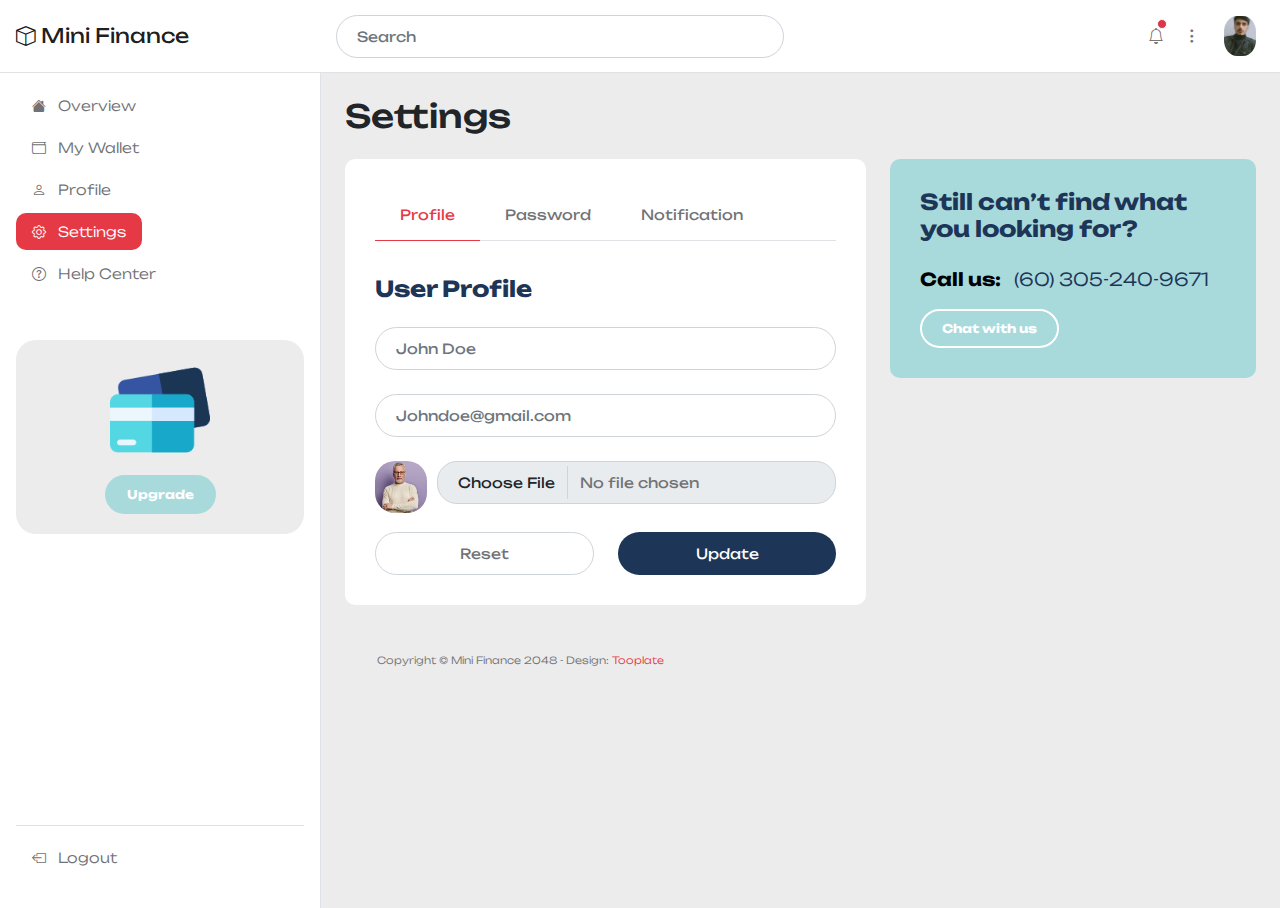
<file: setting.html>
<!doctype html>
<html lang="en">
    <head>
        <meta charset="utf-8">
        <meta name="viewport" content="width=device-width, initial-scale=1">

        <meta name="description" content="">
        <meta name="author" content="">

        <title>Mini Finance - Settings</title>

        <!-- CSS FILES -->      
        <link rel="preconnect" href="https://fonts.googleapis.com">
        
        <link rel="preconnect" href="https://fonts.gstatic.com" crossorigin>

        <link href="https://fonts.googleapis.com/css2?family=Unbounded:wght@300;400;700&display=swap" rel="stylesheet">

        <link href="css/bootstrap.min.css" rel="stylesheet">

        <link href="css/bootstrap-icons.css" rel="stylesheet">

        <link href="css/tooplate-mini-finance.css" rel="stylesheet">
<!--

Tooplate 2135 Mini Finance

https://www.tooplate.com/view/2135-mini-finance

Bootstrap 5 Dashboard Admin Template

-->
    </head>
    
    <body>
        <header class="navbar sticky-top flex-md-nowrap">
            <div class="col-md-3 col-lg-3 me-0 px-3 fs-6">
                <a class="navbar-brand" href="index.html">
                    <i class="bi-box"></i>
                    Mini Finance
                </a>
            </div>

            <button class="navbar-toggler position-absolute d-md-none collapsed" type="button" data-bs-toggle="collapse" data-bs-target="#sidebarMenu" aria-controls="sidebarMenu" aria-expanded="false" aria-label="Toggle navigation">
                <span class="navbar-toggler-icon"></span>
            </button>

            <form class="custom-form header-form ms-lg-3 ms-md-3 me-lg-auto me-md-auto order-2 order-lg-0 order-md-0" action="#" method="get" role="form">
                <input class="form-control" name="search" type="text" placeholder="Search" aria-label="Search">
            </form>

            <div class="navbar-nav me-lg-2">
                <div class="nav-item text-nowrap d-flex align-items-center">
                    <div class="dropdown ps-3">
                        <a class="nav-link dropdown-toggle text-center" href="#" role="button" data-bs-toggle="dropdown" aria-expanded="false">
                            <i class="bi-bell"></i>
                            <span class="position-absolute start-100 translate-middle p-1 bg-danger border border-light rounded-circle">
                                <span class="visually-hidden">New alerts</span>
                            </span>
                        </a>

                        <ul class="dropdown-menu notifications-block-wrap bg-white shadow">
                            <small>Notifications</small>

                            <li class="notifications-block border-bottom pb-2 mb-2">
                                <a class="dropdown-item d-flex align-items-center" href="#">
                                    <div class="notifications-icon-wrap bg-success">
                                        <i class="notifications-icon bi-check-circle-fill"></i>
                                    </div>

                                    <div>
                                        <span>Your account has been created successfuly.</span>

                                        <p>12 days ago</p>
                                    </div>
                                </a>
                            </li>

                            <li class="notifications-block border-bottom pb-2 mb-2">
                                <a class="dropdown-item d-flex align-items-center" href="#">
                                    <div class="notifications-icon-wrap bg-info">
                                        <i class="notifications-icon bi-folder"></i>
                                    </div>

                                    <div>
                                        <span>Please check. We have sent a Daily report.</span>

                                        <p>10 days ago</p>
                                    </div>
                                </a>
                            </li>

                            <li class="notifications-block">
                                <a class="dropdown-item d-flex align-items-center" href="#">
                                    <div class="notifications-icon-wrap bg-danger">
                                        <i class="notifications-icon bi-question-circle"></i>
                                    </div>

                                    <div>
                                        <span>Account verification failed.</span>

                                        <p>1 hour ago</p>
                                    </div>
                                </a>
                            </li>
                        </ul>
                    </div>

                    <div class="dropdown ps-1">
                        <a class="nav-link dropdown-toggle text-center" href="#" role="button" data-bs-toggle="dropdown" aria-expanded="false">
                            <i class="bi-three-dots-vertical"></i>
                        </a>

                        <div class="dropdown-menu dropdown-menu-social bg-white shadow">
                            <div class="container">
                                <div class="row">
                                    <div class="col-lg-4 col-md-4 col-4">
                                        <a class="dropdown-item text-center" href="#">
                                            <img src="images/social/search.png" class="profile-image img-fluid" alt="">
                                            <span class="d-block">Google</span>
                                        </a>
                                    </div>

                                    <div class="col-lg-4 col-md-4 col-4">
                                        <a class="dropdown-item text-center" href="#">
                                            <img src="images/social/spotify.png" class="profile-image img-fluid" alt="">
                                            <span class="d-block">Spotify</span>
                                        </a>
                                    </div>

                                    <div class="col-lg-4 col-md-4 col-4">
                                        <a class="dropdown-item text-center" href="#">
                                            <img src="images/social/telegram.png" class="profile-image img-fluid" alt="">
                                            <span class="d-block">Telegram</span>
                                        </a>
                                    </div>

                                    <div class="col-lg-4 col-md-4 col-4">
                                        <a class="dropdown-item text-center" href="#">
                                            <img src="images/social/snapchat.png" class="profile-image img-fluid" alt="">
                                            <span class="d-block">Snapchat</span>
                                        </a>
                                    </div>

                                    <div class="col-lg-4 col-md-4 col-4">
                                        <a class="dropdown-item text-center" href="#">
                                            <img src="images/social/tiktok.png" class="profile-image img-fluid" alt="">
                                            <span class="d-block">Tiktok</span>
                                        </a>
                                    </div>

                                    <div class="col-lg-4 col-md-4 col-4">
                                        <a class="dropdown-item text-center" href="#">
                                            <img src="images/social/youtube.png" class="profile-image img-fluid" alt="">
                                            <span class="d-block">Youtube</span>
                                        </a>
                                    </div>
                                </div>
                            </div>
                        </div>
                    </div>

                    <div class="dropdown px-3">
                        <a class="nav-link dropdown-toggle" href="#" role="button" data-bs-toggle="dropdown" aria-expanded="false">
                            <img src="./images/۲۰۲۲۱۱۱۲_۲۰۲۴۳۰.jpg" class="profile-image img-fluid" alt="">
                        </a>
                        <ul class="dropdown-menu bg-white shadow">
                            <li>
                                <div class="dropdown-menu-profile-thumb d-flex">
                                    <img src="./images/۲۰۲۲۱۱۱۲_۲۰۲۴۳۰.jpg" class="profile-image img-fluid me-3" alt="">

                                    <div class="d-flex flex-column">
                                        <small>Thomas</small>
                                        <a href="#">thomas@site.com</a>
                                    </div>
                                </div>
                            </li>

                            <li>
                                <a class="dropdown-item" href="profile.html">
                                    <i class="bi-person me-2"></i>
                                    Profile
                                </a>
                            </li>

                            <li>
                                <a class="dropdown-item" href="setting.html">
                                    <i class="bi-gear me-2"></i>
                                    Settings
                                </a>
                            </li>

                            <li>
                                <a class="dropdown-item" href="help-center.html">
                                    <i class="bi-question-circle me-2"></i>
                                    Help
                                </a>
                            </li>

                            <li class="border-top mt-3 pt-2 mx-4">
                                <a class="dropdown-item ms-0 me-0" href="#">
                                    <i class="bi-box-arrow-left me-2"></i>
                                    Logout
                                </a>
                            </li>
                        </ul>
                    </div>
                </div>
            </div>
        </header>

        <div class="container-fluid">
            <div class="row">
                <nav id="sidebarMenu" class="col-md-3 col-lg-3 d-md-block sidebar collapse">
                    <div class="position-sticky py-4 px-3 sidebar-sticky">
                        <ul class="nav flex-column h-100">
                            <li class="nav-item">
                                <a class="nav-link" aria-current="page" href="index.html">
                                    <i class="bi-house-fill me-2"></i>
                                    Overview
                                </a>
                            </li>

                            <li class="nav-item">
                                <a class="nav-link" href="wallet.html">
                                    <i class="bi-wallet me-2"></i>
                                    My Wallet
                                </a>
                            </li>

                            <li class="nav-item">
                                <a class="nav-link" href="profile.html">
                                    <i class="bi-person me-2"></i>
                                    Profile
                                </a>
                            </li>

                            <li class="nav-item">
                                <a class="nav-link active" href="setting.html">
                                    <i class="bi-gear me-2"></i>
                                    Settings
                                </a>
                            </li>

                            <li class="nav-item">
                                <a class="nav-link" href="help-center.html">
                                    <i class="bi-question-circle me-2"></i>
                                    Help Center
                                </a>
                            </li>

                            <li class="nav-item featured-box mt-lg-5 mt-4 mb-4">
                                <img src="images/credit-card.png" class="img-fluid" alt="">

                                <a class="btn custom-btn" href="#">Upgrade</a>
                            </li>

                            <li class="nav-item border-top mt-auto pt-2">
                                <a class="nav-link" href="#">
                                    <i class="bi-box-arrow-left me-2"></i>
                                    Logout
                                </a>
                            </li>
                        </ul>
                    </div>
                </nav>

                <main class="main-wrapper col-md-9 ms-sm-auto py-4 col-lg-9 px-md-4 border-start">
                    <div class="title-group mb-3">
                        <h1 class="h2 mb-0">Settings</h1>
                    </div>

                    <div class="row my-4">
                        <div class="col-lg-7 col-12">
                            <div class="custom-block bg-white">
                                <ul class="nav nav-tabs" id="myTab" role="tablist">
                                    <li class="nav-item" role="presentation">
                                        <button class="nav-link active" id="profile-tab" data-bs-toggle="tab" data-bs-target="#profile-tab-pane" type="button" role="tab" aria-controls="profile-tab-pane" aria-selected="true">Profile</button>
                                    </li>

                                    <li class="nav-item" role="presentation">
                                        <button class="nav-link" id="password-tab" data-bs-toggle="tab" data-bs-target="#password-tab-pane" type="button" role="tab" aria-controls="password-tab-pane" aria-selected="false">Password</button>
                                    </li>

                                    <li class="nav-item" role="presentation">
                                        <button class="nav-link" id="notification-tab" data-bs-toggle="tab" data-bs-target="#notification-tab-pane" type="button" role="tab" aria-controls="notification-tab-pane" aria-selected="false">Notification</button>
                                    </li>
                                </ul>

                                <div class="tab-content" id="myTabContent">
                                    <div class="tab-pane fade show active" id="profile-tab-pane" role="tabpanel" aria-labelledby="profile-tab" tabindex="0">
                                        <h6 class="mb-4">User Profile</h6>

                                        <form class="custom-form profile-form" action="#" method="post" role="form">
                                            <input class="form-control" type="text" name="profile-name" id="profile-name" placeholder="John Doe">

                                            <input class="form-control" type="email" name="profile-email" id="profile-email" placeholder="Johndoe@gmail.com">

                                            <div class="input-group mb-1">
                                                <img src="images/profile/senior-man-white-sweater-eyeglasses.jpg" class="profile-image img-fluid" alt="">

                                                <input type="file" class="form-control" id="inputGroupFile02">
                                            </div>

                                            <div class="d-flex">
                                                <button type="button" class="form-control me-3">
                                                    Reset
                                                </button>

                                                <button type="submit" class="form-control ms-2">
                                                    Update
                                                </button>
                                            </div>
                                        </form>
                                    </div>

                                    <div class="tab-pane fade" id="password-tab-pane" role="tabpanel" aria-labelledby="password-tab" tabindex="0">
                                        <h6 class="mb-4">Password</h6>

                                        <form class="custom-form password-form" action="#" method="post" role="form">
                                            <input type="password" name="password" id="password" pattern="[0-9a-zA-Z]{4,10}" class="form-control" placeholder="Current Password" required="">

                                            <input type="password" name="confirm_password" id="confirm_password" pattern="[0-9a-zA-Z]{4,10}" class="form-control" placeholder="New Password" required="">

                                            <input type="password" name="confirm_password" id="confirm_password" pattern="[0-9a-zA-Z]{4,10}" class="form-control" placeholder="Confirm Password" required="">

                                            <div class="d-flex">
                                                <button type="button" class="form-control me-3">
                                                    Reset
                                                </button>

                                                <button type="submit" class="form-control ms-2">
                                                    Update Password
                                                </button>
                                            </div>
                                        </form>
                                    </div>

                                    <div class="tab-pane fade" id="notification-tab-pane" role="tabpanel" aria-labelledby="notification-tab" tabindex="0">
                                        <h6 class="mb-4">Notification</h6>

                                        <form class="custom-form notification-form" action="#" method="post" role="form">

                                            <div class="form-check form-switch d-flex mb-3 ps-0">
                                                <label class="form-check-label" for="flexSwitchCheckCheckedOne">Account activity</label>

                                                <input class="form-check-input ms-auto" type="checkbox" name="form-check-input" role="switch" id="flexSwitchCheckCheckedOne" checked>
                                            </div>

                                            <div class="form-check form-switch d-flex mb-3 ps-0">
                                                <label class="form-check-label" for="flexSwitchCheckCheckedTwo">Payment updated</label>

                                                <input class="form-check-input ms-auto" type="checkbox" name="form-check-input" role="switch" id="flexSwitchCheckCheckedTwo" checked>
                                            </div>

                                            <div class="d-flex mt-4">
                                                <button type="button" class="form-control me-3">
                                                    Reset
                                                </button>

                                                <button type="submit" class="form-control ms-2">
                                                    Update Password
                                                </button>
                                            </div>
                                        </form>
                                    </div>
                                </div>
                            </div>
                        </div>

                        <div class="col-lg-5 col-12">
                            <div class="custom-block custom-block-contact">
                                <h6 class="mb-4">Still can’t find what you looking for?</h6>

                                <p>
                                    <strong>Call us:</strong>
                                    <a href="tel: 305-240-9671" class="ms-2">
                                        (60) 
                                        305-240-9671
                                    </a>
                                </p>

                                <a href="#" class="btn custom-btn custom-btn-bg-white mt-3">
                                    Chat with us
                                </a>
                            </div>
                        </div>
                    </div>

                    <footer class="site-footer">
                        <div class="container">
                            <div class="row">
                                
                                <div class="col-lg-12 col-12">
                                    <p class="copyright-text">Copyright © Mini Finance 2048 
                                    - Design: <a rel="sponsored" href="https://www.tooplate.com" target="_blank">Tooplate</a></p>
                                </div>

                            </div>
                        </div>
                    </footer>
                </main>

            </div>
        </div>

        <!-- JAVASCRIPT FILES -->
        <script src="js/jquery.min.js"></script>
        <script src="js/bootstrap.bundle.min.js"></script>
        <script src="js/custom.js"></script>

    </body>
</html>
</file>
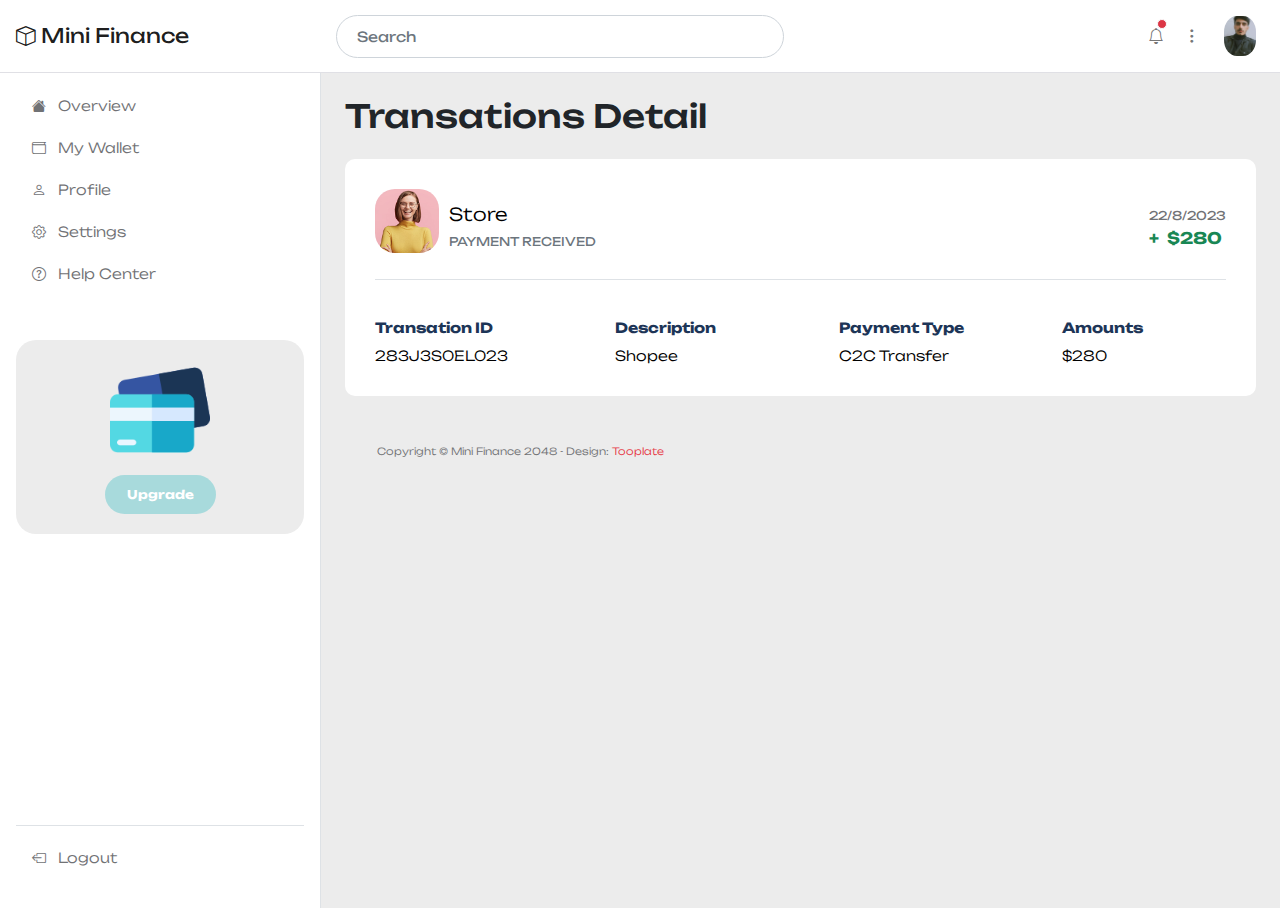
<file: transation-detail.html>
<!doctype html>
<html lang="en">
    <head>
        <meta charset="utf-8">
        <meta name="viewport" content="width=device-width, initial-scale=1">

        <meta name="description" content="">
        <meta name="author" content="">

        <title>Mini Finance - Transaction Detail</title>

        <!-- CSS FILES -->      
        <link rel="preconnect" href="https://fonts.googleapis.com">
        
        <link rel="preconnect" href="https://fonts.gstatic.com" crossorigin>

        <link href="https://fonts.googleapis.com/css2?family=Unbounded:wght@300;400;700&display=swap" rel="stylesheet">

        <link href="css/bootstrap.min.css" rel="stylesheet">

        <link href="css/bootstrap-icons.css" rel="stylesheet">

        <link href="css/apexcharts.css" rel="stylesheet">

        <link href="css/tooplate-mini-finance.css" rel="stylesheet">
<!--

Tooplate 2135 Mini Finance

https://www.tooplate.com/view/2135-mini-finance

Bootstrap 5 Dashboard Admin Template

-->
    </head>
    
    <body>
        <header class="navbar sticky-top flex-md-nowrap">
            <div class="col-md-3 col-lg-3 me-0 px-3 fs-6">
                <a class="navbar-brand" href="index.html">
                    <i class="bi-box"></i>
                    Mini Finance
                </a>
            </div>

            <button class="navbar-toggler position-absolute d-md-none collapsed" type="button" data-bs-toggle="collapse" data-bs-target="#sidebarMenu" aria-controls="sidebarMenu" aria-expanded="false" aria-label="Toggle navigation">
                <span class="navbar-toggler-icon"></span>
            </button>

            <form class="custom-form header-form ms-lg-3 ms-md-3 me-lg-auto me-md-auto order-2 order-lg-0 order-md-0" action="#" method="get" role="form">
                <input class="form-control" name="search" type="text" placeholder="Search" aria-label="Search">
            </form>

            <div class="navbar-nav me-lg-2">
                <div class="nav-item text-nowrap d-flex align-items-center">
                    <div class="dropdown ps-3">
                        <a class="nav-link dropdown-toggle text-center" href="#" role="button" data-bs-toggle="dropdown" aria-expanded="false">
                            <i class="bi-bell"></i>
                            <span class="position-absolute start-100 translate-middle p-1 bg-danger border border-light rounded-circle">
                                <span class="visually-hidden">New alerts</span>
                            </span>
                        </a>

                        <ul class="dropdown-menu notifications-block-wrap bg-white shadow">
                            <small>Notifications</small>

                            <li class="notifications-block border-bottom pb-2 mb-2">
                                <a class="dropdown-item d-flex align-items-center" href="#">
                                    <div class="notifications-icon-wrap bg-success">
                                        <i class="notifications-icon bi-check-circle-fill"></i>
                                    </div>

                                    <div>
                                        <span>Your account has been created successfuly.</span>

                                        <p>2 days ago</p>
                                    </div>
                                </a>
                            </li>

                            <li class="notifications-block border-bottom pb-2 mb-2">
                                <a class="dropdown-item d-flex align-items-center" href="#">
                                    <div class="notifications-icon-wrap bg-info">
                                        <i class="notifications-icon bi-folder"></i>
                                    </div>

                                    <div>
                                        <span>Please check. We have sent Daily report.</span>

                                        <p>10 days ago</p>
                                    </div>
                                </a>
                            </li>

                            <li class="notifications-block">
                                <a class="dropdown-item d-flex align-items-center" href="#">
                                    <div class="notifications-icon-wrap bg-danger">
                                        <i class="notifications-icon bi-question-circle"></i>
                                    </div>

                                    <div>
                                        <span>Account verification failed.</span>

                                        <p>1 hour ago</p>
                                    </div>
                                </a>
                            </li>
                        </ul>
                    </div>

                    <div class="dropdown ps-1">
                        <a class="nav-link dropdown-toggle text-center" href="#" role="button" data-bs-toggle="dropdown" aria-expanded="false">
                            <i class="bi-three-dots-vertical"></i>
                        </a>

                        <div class="dropdown-menu dropdown-menu-social bg-white shadow">
                            <div class="container">
                                <div class="row">
                                    <div class="col-lg-4 col-md-4 col-4">
                                        <a class="dropdown-item text-center" href="#">
                                            <img src="images/social/search.png" class="profile-image img-fluid" alt="">
                                            <span class="d-block">Google</span>
                                        </a>
                                    </div>

                                    <div class="col-lg-4 col-md-4 col-4">
                                        <a class="dropdown-item text-center" href="#">
                                            <img src="images/social/spotify.png" class="profile-image img-fluid" alt="">
                                            <span class="d-block">Spotify</span>
                                        </a>
                                    </div>

                                    <div class="col-lg-4 col-md-4 col-4">
                                        <a class="dropdown-item text-center" href="#">
                                            <img src="images/social/telegram.png" class="profile-image img-fluid" alt="">
                                            <span class="d-block">Telegram</span>
                                        </a>
                                    </div>

                                    <div class="col-lg-4 col-md-4 col-4">
                                        <a class="dropdown-item text-center" href="#">
                                            <img src="images/social/snapchat.png" class="profile-image img-fluid" alt="">
                                            <span class="d-block">Snapchat</span>
                                        </a>
                                    </div>

                                    <div class="col-lg-4 col-md-4 col-4">
                                        <a class="dropdown-item text-center" href="#">
                                            <img src="images/social/tiktok.png" class="profile-image img-fluid" alt="">
                                            <span class="d-block">Tiktok</span>
                                        </a>
                                    </div>

                                    <div class="col-lg-4 col-md-4 col-4">
                                        <a class="dropdown-item text-center" href="#">
                                            <img src="images/social/youtube.png" class="profile-image img-fluid" alt="">
                                            <span class="d-block">Youtube</span>
                                        </a>
                                    </div>
                                </div>
                            </div>
                        </div>
                    </div>

                    <div class="dropdown px-3">
                        <a class="nav-link dropdown-toggle" href="#" role="button" data-bs-toggle="dropdown" aria-expanded="false">
                            <img src="./images/۲۰۲۲۱۱۱۲_۲۰۲۴۳۰.jpg" class="profile-image img-fluid" alt="">
                        </a>
                        <ul class="dropdown-menu bg-white shadow">
                            <li>
                                <div class="dropdown-menu-profile-thumb d-flex">
                                    <img src="./images/۲۰۲۲۱۱۱۲_۲۰۲۴۳۰.jpg" class="profile-image img-fluid me-3" alt="">

                                    <div class="d-flex flex-column">
                                        <small>Thomas</small>
                                        <a href="#">thomas@site.com</a>
                                    </div>
                                </div>
                            </li>

                            <li>
                                <a class="dropdown-item" href="profile.html">
                                    <i class="bi-person me-2"></i>
                                    Profile
                                </a>
                            </li>

                            <li>
                                <a class="dropdown-item" href="setting.html">
                                    <i class="bi-gear me-2"></i>
                                    Settings
                                </a>
                            </li>

                            <li>
                                <a class="dropdown-item" href="help-center.html">
                                    <i class="bi-question-circle me-2"></i>
                                    Help
                                </a>
                            </li>

                            <li class="border-top mt-3 pt-2 mx-4">
                                <a class="dropdown-item ms-0 me-0" href="#">
                                    <i class="bi-box-arrow-left me-2"></i>
                                    Logout
                                </a>
                            </li>
                        </ul>
                    </div>
                </div>
            </div>
        </header>

        <div class="container-fluid">
            <div class="row">
                <nav id="sidebarMenu" class="col-md-3 col-lg-3 d-md-block sidebar collapse">
                    <div class="position-sticky py-4 px-3 sidebar-sticky">
                        <ul class="nav flex-column h-100">
                            <li class="nav-item">
                                <a class="nav-link" aria-current="page" href="index.html">
                                    <i class="bi-house-fill me-2"></i>
                                    Overview
                                </a>
                            </li>

                            <li class="nav-item">
                                <a class="nav-link" href="wallet.html">
                                    <i class="bi-wallet me-2"></i>
                                    My Wallet
                                </a>
                            </li>

                            <li class="nav-item">
                                <a class="nav-link" href="profile.html">
                                    <i class="bi-person me-2"></i>
                                    Profile
                                </a>
                            </li>

                            <li class="nav-item">
                                <a class="nav-link" href="setting.html">
                                    <i class="bi-gear me-2"></i>
                                    Settings
                                </a>
                            </li>

                            <li class="nav-item">
                                <a class="nav-link" href="help-center.html">
                                    <i class="bi-question-circle me-2"></i>
                                    Help Center
                                </a>
                            </li>

                            <li class="nav-item featured-box mt-lg-5 mt-4 mb-4">
                                <img src="images/credit-card.png" class="img-fluid" alt="">

                                <a class="btn custom-btn" href="#">Upgrade</a>
                            </li>

                            <li class="nav-item border-top mt-auto pt-2">
                                <a class="nav-link" href="#">
                                    <i class="bi-box-arrow-left me-2"></i>
                                    Logout
                                </a>
                            </li>
                        </ul>
                    </div>
                </nav>

                <main class="main-wrapper col-md-9 ms-sm-auto py-4 col-lg-9 px-md-4 border-start">
                    <div class="title-group mb-3">
                        <h1 class="h2 mb-0">Transations Detail</h1>
                    </div>

                    <div class="row my-4">
                        <div class="col-lg-12 col-12">
                            <div class="custom-block custom-block-transation-detail bg-white">
                                <div class="d-flex flex-wrap align-items-center border-bottom pb-3 mb-3">
                                    <div class="d-flex align-items-center">
                                        <img src="images/profile/young-woman-with-round-glasses-yellow-sweater.jpg" class="profile-image img-fluid" alt="">

                                        <div>
                                            <p>Store</p>

                                            <small class="text-muted">Payment Received</small>
                                        </div>
                                    </div>

                                    <div class="ms-auto">
                                        <small>22/8/2023</small>
                                        <strong class="d-block text-success"><span class="me-1">+</span> $280</strong>
                                    </div>
                                </div>

                                <div class="d-flex flex-wrap align-items-center">
                                    <div class="custom-block-transation-detail-item mt-4">
                                        <h6>Transation ID</h6>

                                        <p>283J3S0EL023</p>
                                    </div>

                                    <div class="custom-block-transation-detail-item mt-4 mx-auto px-4">
                                        <h6>Description</h6>

                                        <p>Shopee</p>
                                    </div>

                                    <div class="custom-block-transation-detail-item mt-4 ms-lg-auto px-lg-3 px-md-3">
                                        <h6>Payment Type</h6>

                                        <p>C2C Transfer</p>
                                    </div>

                                    <div class="custom-block-transation-detail-item mt-4 ms-auto me-auto">
                                        <h6>Amounts</h6>

                                        <p>$280</p>
                                    </div>
                                </div>
                                
                            </div>
                        </div>
                    </div>

                    <footer class="site-footer">
                        <div class="container">
                            <div class="row">
                                
                                <div class="col-lg-12 col-12">
                                    <p class="copyright-text">Copyright © Mini Finance 2048 
                                    - Design: <a rel="sponsored" href="https://www.tooplate.com" target="_blank">Tooplate</a></p>
                                </div>

                            </div>
                        </div>
                    </footer>
                </main>

            </div>
        </div>

        <!-- JAVASCRIPT FILES -->
        <script src="js/jquery.min.js"></script>
        <script src="js/bootstrap.bundle.min.js"></script>
        <script src="js/apexcharts.min.js"></script>
        <script src="js/custom.js"></script>

    </body>
</html>
</file>
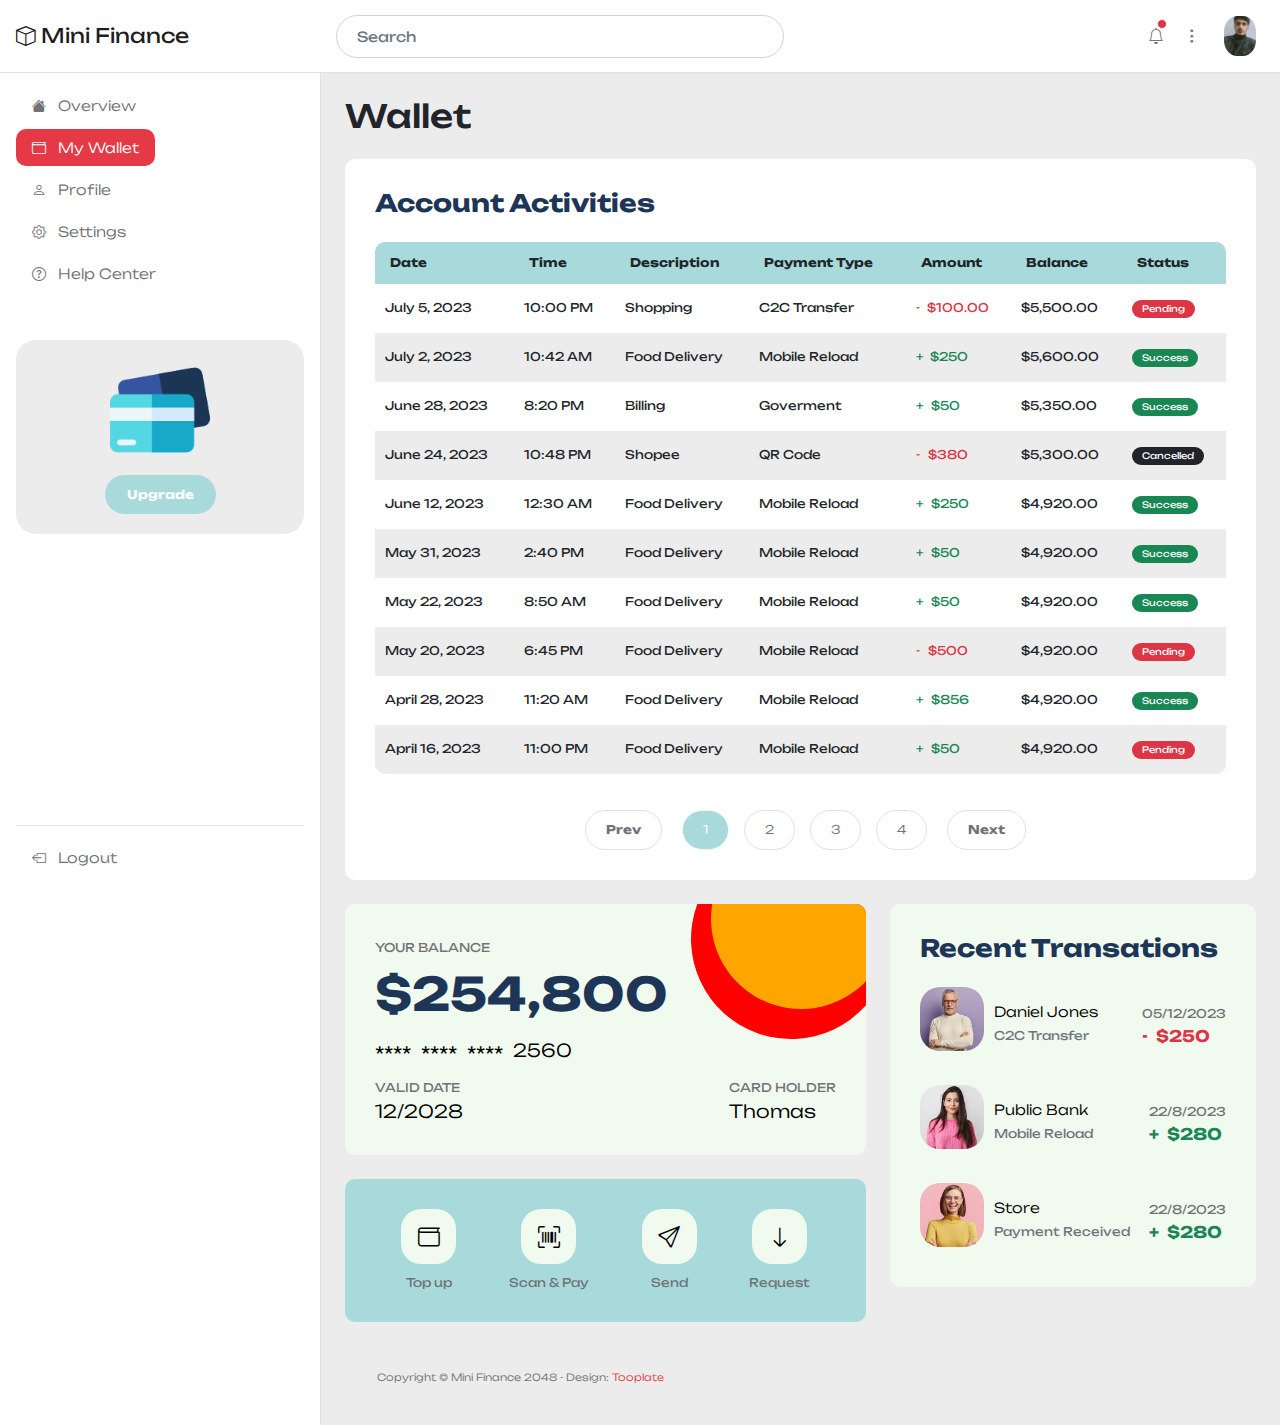
<file: wallet.html>
<!doctype html>
<html lang="en">
    <head>
        <meta charset="utf-8">
        <meta name="viewport" content="width=device-width, initial-scale=1">

        <meta name="description" content="">
        <meta name="author" content="">

        <title>Mini Finance - Wallet Page</title>

        <!-- CSS FILES -->      
        <link rel="preconnect" href="https://fonts.googleapis.com">
        
        <link rel="preconnect" href="https://fonts.gstatic.com" crossorigin>

        <link href="https://fonts.googleapis.com/css2?family=Unbounded:wght@300;400;700&display=swap" rel="stylesheet">

        <link href="css/bootstrap.min.css" rel="stylesheet">

        <link href="css/bootstrap-icons.css" rel="stylesheet">

        <link href="css/apexcharts.css" rel="stylesheet">

        <link href="css/tooplate-mini-finance.css" rel="stylesheet">
<!--

Tooplate 2135 Mini Finance

https://www.tooplate.com/view/2135-mini-finance

Bootstrap 5 Dashboard Admin Template

-->
    </head>
    
    <body>
        <header class="navbar sticky-top flex-md-nowrap">
            <div class="col-md-3 col-lg-3 me-0 px-3 fs-6">
                <a class="navbar-brand" href="index.html">
                    <i class="bi-box"></i>
                    Mini Finance
                </a>
            </div>

            <button class="navbar-toggler position-absolute d-md-none collapsed" type="button" data-bs-toggle="collapse" data-bs-target="#sidebarMenu" aria-controls="sidebarMenu" aria-expanded="false" aria-label="Toggle navigation">
                <span class="navbar-toggler-icon"></span>
            </button>

            <form class="custom-form header-form ms-lg-3 ms-md-3 me-lg-auto me-md-auto order-2 order-lg-0 order-md-0" action="#" method="get" role="form">
                <input class="form-control" name="search" type="text" placeholder="Search" aria-label="Search">
            </form>

            <div class="navbar-nav me-lg-2">
                <div class="nav-item text-nowrap d-flex align-items-center">
                    <div class="dropdown ps-3">
                        <a class="nav-link dropdown-toggle text-center" href="#" role="button" data-bs-toggle="dropdown" aria-expanded="false">
                            <i class="bi-bell"></i>
                            <span class="position-absolute start-100 translate-middle p-1 bg-danger border border-light rounded-circle">
                                <span class="visually-hidden">New alerts</span>
                            </span>
                        </a>

                        <ul class="dropdown-menu notifications-block-wrap bg-white shadow">
                            <small>Notifications</small>

                            <li class="notifications-block border-bottom pb-2 mb-2">
                                <a class="dropdown-item d-flex align-items-center" href="#">
                                    <div class="notifications-icon-wrap bg-success">
                                        <i class="notifications-icon bi-check-circle-fill"></i>
                                    </div>

                                    <div>
                                        <span>Your account has been created successfuly.</span>

                                        <p>12 days ago</p>
                                    </div>
                                </a>
                            </li>

                            <li class="notifications-block border-bottom pb-2 mb-2">
                                <a class="dropdown-item d-flex align-items-center" href="#">
                                    <div class="notifications-icon-wrap bg-info">
                                        <i class="notifications-icon bi-folder"></i>
                                    </div>

                                    <div>
                                        <span>Please check. We have sent a Daily report.</span>

                                        <p>10 days ago</p>
                                    </div>
                                </a>
                            </li>

                            <li class="notifications-block">
                                <a class="dropdown-item d-flex align-items-center" href="#">
                                    <div class="notifications-icon-wrap bg-danger">
                                        <i class="notifications-icon bi-question-circle"></i>
                                    </div>

                                    <div>
                                        <span>Account verification failed.</span>

                                        <p>1 hour ago</p>
                                    </div>
                                </a>
                            </li>
                        </ul>
                    </div>

                    <div class="dropdown ps-1">
                        <a class="nav-link dropdown-toggle text-center" href="#" role="button" data-bs-toggle="dropdown" aria-expanded="false">
                            <i class="bi-three-dots-vertical"></i>
                        </a>

                        <div class="dropdown-menu dropdown-menu-social bg-white shadow">
                            <div class="container">
                                <div class="row">
                                    <div class="col-lg-4 col-md-4 col-4">
                                        <a class="dropdown-item text-center" href="#">
                                            <img src="images/social/search.png" class="profile-image img-fluid" alt="">
                                            <span class="d-block">Google</span>
                                        </a>
                                    </div>

                                    <div class="col-lg-4 col-md-4 col-4">
                                        <a class="dropdown-item text-center" href="#">
                                            <img src="images/social/spotify.png" class="profile-image img-fluid" alt="">
                                            <span class="d-block">Spotify</span>
                                        </a>
                                    </div>

                                    <div class="col-lg-4 col-md-4 col-4">
                                        <a class="dropdown-item text-center" href="#">
                                            <img src="images/social/telegram.png" class="profile-image img-fluid" alt="">
                                            <span class="d-block">Telegram</span>
                                        </a>
                                    </div>

                                    <div class="col-lg-4 col-md-4 col-4">
                                        <a class="dropdown-item text-center" href="#">
                                            <img src="images/social/snapchat.png" class="profile-image img-fluid" alt="">
                                            <span class="d-block">Snapchat</span>
                                        </a>
                                    </div>

                                    <div class="col-lg-4 col-md-4 col-4">
                                        <a class="dropdown-item text-center" href="#">
                                            <img src="images/social/tiktok.png" class="profile-image img-fluid" alt="">
                                            <span class="d-block">Tiktok</span>
                                        </a>
                                    </div>

                                    <div class="col-lg-4 col-md-4 col-4">
                                        <a class="dropdown-item text-center" href="#">
                                            <img src="images/social/youtube.png" class="profile-image img-fluid" alt="">
                                            <span class="d-block">Youtube</span>
                                        </a>
                                    </div>
                                </div>
                            </div>
                        </div>
                    </div>

                    <div class="dropdown px-3">
                        <a class="nav-link dropdown-toggle" href="#" role="button" data-bs-toggle="dropdown" aria-expanded="false">
                            <img src="./images/۲۰۲۲۱۱۱۲_۲۰۲۴۳۰.jpg" class="profile-image img-fluid" alt="">
                        </a>
                        <ul class="dropdown-menu bg-white shadow">
                            <li>
                                <div class="dropdown-menu-profile-thumb d-flex">
                                    <img src="./images/۲۰۲۲۱۱۱۲_۲۰۲۴۳۰.jpg" class="profile-image img-fluid me-3" alt="">

                                    <div class="d-flex flex-column">
                                        <small>Thomas</small>
                                        <a href="#">thomas@site.com</a>
                                    </div>
                                </div>
                            </li>

                            <li>
                                <a class="dropdown-item" href="profile.html">
                                    <i class="bi-person me-2"></i>
                                    Profile
                                </a>
                            </li>

                            <li>
                                <a class="dropdown-item" href="setting.html">
                                    <i class="bi-gear me-2"></i>
                                    Settings
                                </a>
                            </li>

                            <li>
                                <a class="dropdown-item" href="help-center.html">
                                    <i class="bi-question-circle me-2"></i>
                                    Help
                                </a>
                            </li>

                            <li class="border-top mt-3 pt-2 mx-4">
                                <a class="dropdown-item ms-0 me-0" href="#">
                                    <i class="bi-box-arrow-left me-2"></i>
                                    Logout
                                </a>
                            </li>
                        </ul>
                    </div>
                </div>
            </div>
        </header>

        <div class="container-fluid">
            <div class="row">
                <nav id="sidebarMenu" class="col-md-3 col-lg-3 d-md-block sidebar collapse">
                    <div class="position-sticky py-4 px-3 sidebar-sticky">
                        <ul class="nav flex-column h-100">
                            <li class="nav-item">
                                <a class="nav-link" aria-current="page" href="index.html">
                                    <i class="bi-house-fill me-2"></i>
                                    Overview
                                </a>
                            </li>

                            <li class="nav-item">
                                <a class="nav-link active" href="wallet.html">
                                    <i class="bi-wallet me-2"></i>
                                    My Wallet
                                </a>
                            </li>

                            <li class="nav-item">
                                <a class="nav-link" href="profile.html">
                                    <i class="bi-person me-2"></i>
                                    Profile
                                </a>
                            </li>

                            <li class="nav-item">
                                <a class="nav-link" href="setting.html">
                                    <i class="bi-gear me-2"></i>
                                    Settings
                                </a>
                            </li>

                            <li class="nav-item">
                                <a class="nav-link" href="help-center.html">
                                    <i class="bi-question-circle me-2"></i>
                                    Help Center
                                </a>
                            </li>

                            <li class="nav-item featured-box mt-lg-5 mt-4 mb-4">
                                <img src="images/credit-card.png" class="img-fluid" alt="">

                                <a class="btn custom-btn" href="#">Upgrade</a>
                            </li>

                            <li class="nav-item border-top mt-auto pt-2">
                                <a class="nav-link" href="#">
                                    <i class="bi-box-arrow-left me-2"></i>
                                    Logout
                                </a>
                            </li>
                        </ul>
                    </div>
                </nav>

                <main class="main-wrapper col-md-9 ms-sm-auto py-4 col-lg-9 px-md-4 border-start">
                    <div class="title-group mb-3">
                        <h1 class="h2 mb-0">Wallet</h1>
                    </div>

                    <div class="row my-4">
                        <div class="col-lg-12 col-12">
                            <div class="custom-block bg-white">
                                <h5 class="mb-4">Account Activities</h5>

                                <div class="table-responsive">
                                    <table class="account-table table">
                                        <thead>
                                            <tr>
                                                <th scope="col">Date</th>

                                                <th scope="col">Time</th>

                                                <th scope="col">Description</th>

                                                <th scope="col">Payment Type</th>

                                                <th scope="col">Amount</th>

                                                <th scope="col">Balance</th>

                                                <th scope="col">Status</th>

                                            </tr>
                                        </thead>

                                        <tbody>
                                            <tr>
                                                <td scope="row">July 5, 2023</td>

                                                <td scope="row">10:00 PM</td>

                                                <td scope="row">Shopping</td>

                                                <td scope="row">C2C Transfer</td>

                                                <td class="text-danger" scope="row">
                                                    <span class="me-1">-</span>
                                                    $100.00
                                                </td>

                                                <td scope="row">$5,500.00</td>

                                                <td scope="row">
                                                    <span class="badge text-bg-danger">
                                                        Pending
                                                    </span>
                                                </td>
                                            </tr>

                                            <tr>
                                                <td scope="row">July 2, 2023</td>

                                                <td scope="row">10:42 AM</td>

                                                <td scope="row">Food Delivery</td>

                                                <td scope="row">Mobile Reload</td>

                                                <td class="text-success" scope="row">
                                                    <span class="me-1">+</span>
                                                    $250
                                                </td>

                                                <td scope="row">$5,600.00</td>

                                                <td scope="row">
                                                    <span class="badge text-bg-success">
                                                        Success
                                                    </span>
                                                </td>
                                            </tr>

                                            <tr>
                                                <td scope="row">June 28, 2023</td>

                                                <td scope="row">8:20 PM</td>

                                                <td scope="row">Billing</td>

                                                <td scope="row">Goverment</td>

                                                <td class="text-success" scope="row">
                                                <span class="me-2">+</span>$50</td>

                                                <td scope="row">$5,350.00</td>

                                                <td scope="row">
                                                    <span class="badge text-bg-success">
                                                        Success
                                                    </span>
                                                </td>
                                            </tr>

                                            <tr>
                                                <td scope="row">June 24, 2023</td>

                                                <td scope="row">10:48 PM</td>

                                                <td scope="row">Shopee</td>

                                                <td scope="row">QR Code</td>

                                                <td class="text-danger" scope="row">
                                                <span class="me-2">-</span>$380</td>

                                                <td scope="row">$5,300.00</td>

                                                <td scope="row">
                                                    <span class="badge text-bg-dark">
                                                        Cancelled
                                                    </span>
                                                </td>
                                            </tr>

                                            <tr>
                                                <td scope="row">June 12, 2023</td>

                                                <td scope="row">12:30 AM</td>

                                                <td scope="row">Food Delivery</td>

                                                <td scope="row">Mobile Reload</td>

                                                <td class="text-success" scope="row">
                                                <span class="me-2">+</span>$250</td>

                                                <td scope="row">$4,920.00</td>

                                                <td scope="row">
                                                    <span class="badge text-bg-success">
                                                        Success
                                                    </span>
                                                </td>
                                            </tr>

                                            <tr>
                                                <td scope="row">May 31, 2023</td>

                                                <td scope="row">2:40 PM</td>

                                                <td scope="row">Food Delivery</td>

                                                <td scope="row">Mobile Reload</td>

                                                <td class="text-success" scope="row">
                                                <span class="me-2">+</span>$50</td>

                                                <td scope="row">$4,920.00</td>

                                                <td scope="row">
                                                    <span class="badge text-bg-success">
                                                        Success
                                                    </span>
                                                </td>
                                            </tr>

                                            <tr>
                                                <td scope="row">May 22, 2023</td>

                                                <td scope="row">8:50 AM</td>

                                                <td scope="row">Food Delivery</td>

                                                <td scope="row">Mobile Reload</td>

                                                <td class="text-success" scope="row">
                                                <span class="me-2">+</span>$50</td>

                                                <td scope="row">$4,920.00</td>

                                                <td scope="row">
                                                    <span class="badge text-bg-success">
                                                        Success
                                                    </span>
                                                </td>
                                            </tr>

                                            <tr>
                                                <td scope="row">May 20, 2023</td>

                                                <td scope="row">6:45 PM</td>

                                                <td scope="row">Food Delivery</td>

                                                <td scope="row">Mobile Reload</td>

                                                <td class="text-danger" scope="row">
                                                <span class="me-2">-</span>$500</td>

                                                <td scope="row">$4,920.00</td>

                                                <td scope="row">
                                                    <span class="badge text-bg-danger">
                                                        Pending
                                                    </span>
                                                </td>
                                            </tr>

                                            <tr>
                                                <td scope="row">April 28, 2023</td>

                                                <td scope="row">11:20 AM</td>

                                                <td scope="row">Food Delivery</td>

                                                <td scope="row">Mobile Reload</td>

                                                <td class="text-success" scope="row">
                                                <span class="me-2">+</span>$856</td>

                                                <td scope="row">$4,920.00</td>

                                                <td scope="row">
                                                    <span class="badge text-bg-success">
                                                        Success
                                                    </span>
                                                </td>
                                            </tr>

                                            <tr>
                                                <td scope="row">April 16, 2023</td>

                                                <td scope="row">11:00 PM</td>

                                                <td scope="row">Food Delivery</td>

                                                <td scope="row">Mobile Reload</td>

                                                <td class="text-success" scope="row">
                                                <span class="me-2">+</span>$50</td>

                                                <td scope="row">$4,920.00</td>

                                                <td scope="row">
                                                    <span class="badge text-bg-danger">
                                                        Pending
                                                    </span>
                                                </td>
                                            </tr>
                                        </tbody>
                                    </table>
                                </div>

                                <nav aria-label="Page navigation example">
                                        <ul class="pagination justify-content-center mb-0">
                                            <li class="page-item">
                                                <a class="page-link" href="#" aria-label="Previous">
                                                    <span aria-hidden="true">Prev</span>
                                                </a>
                                            </li>

                                            <li class="page-item active" aria-current="page">
                                                <a class="page-link" href="#">1</a>
                                            </li>
                                            
                                            <li class="page-item">
                                                <a class="page-link" href="#">2</a>
                                            </li>
                                            
                                            <li class="page-item">
                                                <a class="page-link" href="#">3</a>
                                            </li>

                                            <li class="page-item">
                                                <a class="page-link" href="#">4</a>
                                            </li>
                                            
                                            <li class="page-item">
                                                <a class="page-link" href="#" aria-label="Next">
                                                    <span aria-hidden="true">Next</span>
                                                </a>
                                            </li>
                                        </ul>
                                    </nav>
                            </div>
                        </div>

                        <div class="col-lg-7 col-12">
                            <div class="custom-block custom-block-balance">
                                <small>Your Balance</small>

                                <h2 class="mt-2 mb-3">$254,800</h2>

                                <div class="custom-block-numbers d-flex align-items-center">
                                    <span>****</span>
                                    <span>****</span>
                                    <span>****</span>
                                    <p>2560</p>
                                </div>

                                <div class="d-flex">
                                    <div>
                                        <small>Valid Date</small>
                                        <p>12/2028</p>
                                    </div>

                                    <div class="ms-auto">
                                        <small>Card Holder</small>
                                        <p>Thomas</p>
                                    </div>
                                </div>
                            </div>

                            <div class="custom-block custom-block-bottom d-flex flex-wrap">
                                <div class="custom-block-bottom-item">
                                    <a href="#" class="d-flex flex-column">
                                        <i class="custom-block-icon bi-wallet"></i>

                                        <small>Top up</small>
                                    </a>
                                </div>

                                <div class="custom-block-bottom-item">
                                    <a href="#" class="d-flex flex-column">
                                        <i class="custom-block-icon bi-upc-scan"></i>

                                        <small>Scan & Pay</small>
                                    </a>
                                </div>

                                <div class="custom-block-bottom-item">
                                    <a href="#" class="d-flex flex-column">
                                        <i class="custom-block-icon bi-send"></i>

                                        <small>Send</small>
                                    </a>
                                </div>

                                <div class="custom-block-bottom-item">
                                    <a href="#" class="d-flex flex-column">
                                        <i class="custom-block-icon bi-arrow-down"></i>

                                        <small>Request</small>
                                    </a>
                                </div>
                            </div>
                        </div>

                        <div class="col-lg-5 col-12">
                            <div class="custom-block custom-block-transations">
                                <h5 class="mb-4">Recent Transations</h5>

                                <div class="d-flex flex-wrap align-items-center mb-4">
                                    <div class="d-flex align-items-center">
                                        <img src="images/profile/senior-man-white-sweater-eyeglasses.jpg" class="profile-image img-fluid" alt="">

                                        <div>
                                            <p>
                                                <a href="transation-detail.html">Daniel Jones</a>
                                            </p>

                                            <small class="text-muted">C2C Transfer</small>
                                        </div>
                                    </div>

                                    <div class="ms-auto">
                                        <small>05/12/2023</small>
                                        <strong class="d-block text-danger"><span class="me-1">-</span> $250</strong>
                                    </div>
                                </div>

                                <div class="d-flex flex-wrap align-items-center mb-4">
                                    <div class="d-flex align-items-center">
                                        <img src="images/profile/young-beautiful-woman-pink-warm-sweater.jpg" class="profile-image img-fluid" alt="">

                                        <div>
                                            <p>
                                                <a href="transation-detail.html">Public Bank</a>
                                            </p>

                                            <small class="text-muted">Mobile Reload</small>
                                        </div>
                                    </div>

                                    <div class="ms-auto">
                                        <small>22/8/2023</small>
                                        <strong class="d-block text-success"><span class="me-1">+</span> $280</strong>
                                    </div>
                                </div>

                                <div class="d-flex flex-wrap align-items-center">
                                    <div class="d-flex align-items-center">
                                        <img src="images/profile/young-woman-with-round-glasses-yellow-sweater.jpg" class="profile-image img-fluid" alt="">

                                        <div>
                                            <p><a href="transation-detail.html">Store</a></p>

                                            <small class="text-muted">Payment Received</small>
                                        </div>
                                    </div>

                                    <div class="ms-auto">
                                        <small>22/8/2023</small>
                                        <strong class="d-block text-success"><span class="me-1">+</span> $280</strong>
                                    </div>
                                </div>
                            </div>

                        </div>
                    </div>

                    <footer class="site-footer">
                        <div class="container">
                            <div class="row">
                                
                                <div class="col-lg-12 col-12">
                                    <p class="copyright-text">Copyright © Mini Finance 2048 
                                    - Design: <a rel="sponsored" href="https://www.tooplate.com" target="_blank">Tooplate</a></p>
                                </div>

                            </div>
                        </div>
                    </footer>
                </main>

            </div>
        </div>

        <!-- JAVASCRIPT FILES -->
        <script src="js/jquery.min.js"></script>
        <script src="js/bootstrap.bundle.min.js"></script>
        <script src="js/apexcharts.min.js"></script>
        <script src="js/custom.js"></script>
    </body>
</html>
</file>
<file: css/apexcharts.css>
.apexcharts-canvas {
  position: relative;
  user-select: none;
  /* cannot give overflow: hidden as it will crop tooltips which overflow outside chart area */
}


/* scrollbar is not visible by default for legend, hence forcing the visibility */
.apexcharts-canvas ::-webkit-scrollbar {
  -webkit-appearance: none;
  width: 6px;
}

.apexcharts-canvas ::-webkit-scrollbar-thumb {
  border-radius: 4px;
  background-color: rgba(0, 0, 0, .5);
  box-shadow: 0 0 1px rgba(255, 255, 255, .5);
  -webkit-box-shadow: 0 0 1px rgba(255, 255, 255, .5);
}


.apexcharts-inner {
  position: relative;
}

.apexcharts-text tspan {
  font-family: inherit;
}

.legend-mouseover-inactive {
  transition: 0.15s ease all;
  opacity: 0.20;
}

.apexcharts-series-collapsed {
  opacity: 0;
}

.apexcharts-tooltip {
  border-radius: 5px;
  box-shadow: 2px 2px 6px -4px #999;
  cursor: default;
  font-size: 14px;
  left: 62px;
  opacity: 0;
  pointer-events: none;
  position: absolute;
  top: 20px;
  display: flex;
  flex-direction: column;
  overflow: hidden;
  white-space: nowrap;
  z-index: 12;
  transition: 0.15s ease all;
}

.apexcharts-tooltip.apexcharts-active {
  opacity: 1;
  transition: 0.15s ease all;
}

.apexcharts-tooltip.apexcharts-theme-light {
  border: 1px solid #e3e3e3;
  background: rgba(255, 255, 255, 0.96);
}

.apexcharts-tooltip.apexcharts-theme-dark {
  color: #fff;
  background: rgba(30, 30, 30, 0.8);
}

.apexcharts-tooltip * {
  font-family: inherit;
}


.apexcharts-tooltip-title {
  padding: 6px;
  font-size: 15px;
  margin-bottom: 4px;
}

.apexcharts-tooltip.apexcharts-theme-light .apexcharts-tooltip-title {
  background: #ECEFF1;
  border-bottom: 1px solid #ddd;
}

.apexcharts-tooltip.apexcharts-theme-dark .apexcharts-tooltip-title {
  background: rgba(0, 0, 0, 0.7);
  border-bottom: 1px solid #333;
}

.apexcharts-tooltip-text-y-value,
.apexcharts-tooltip-text-goals-value,
.apexcharts-tooltip-text-z-value {
  display: inline-block;
  font-weight: 600;
  margin-left: 5px;
}

.apexcharts-tooltip-title:empty,
.apexcharts-tooltip-text-y-label:empty,
.apexcharts-tooltip-text-y-value:empty,
.apexcharts-tooltip-text-goals-label:empty,
.apexcharts-tooltip-text-goals-value:empty,
.apexcharts-tooltip-text-z-value:empty {
  display: none;
}

.apexcharts-tooltip-text-y-value,
.apexcharts-tooltip-text-goals-value,
.apexcharts-tooltip-text-z-value {
  font-weight: 600;
}

.apexcharts-tooltip-text-goals-label, 
.apexcharts-tooltip-text-goals-value {
  padding: 6px 0 5px;
}

.apexcharts-tooltip-goals-group, 
.apexcharts-tooltip-text-goals-label, 
.apexcharts-tooltip-text-goals-value {
  display: flex;
}
.apexcharts-tooltip-text-goals-label:not(:empty),
.apexcharts-tooltip-text-goals-value:not(:empty) {
  margin-top: -6px;
}

.apexcharts-tooltip-marker {
  width: 12px;
  height: 12px;
  position: relative;
  top: 0px;
  margin-right: 10px;
  border-radius: 50%;
}

.apexcharts-tooltip-series-group {
  padding: 0 10px;
  display: none;
  text-align: left;
  justify-content: left;
  align-items: center;
}

.apexcharts-tooltip-series-group.apexcharts-active .apexcharts-tooltip-marker {
  opacity: 1;
}

.apexcharts-tooltip-series-group.apexcharts-active,
.apexcharts-tooltip-series-group:last-child {
  padding-bottom: 4px;
}

.apexcharts-tooltip-series-group-hidden {
  opacity: 0;
  height: 0;
  line-height: 0;
  padding: 0 !important;
}

.apexcharts-tooltip-y-group {
  padding: 6px 0 5px;
}

.apexcharts-tooltip-box, .apexcharts-custom-tooltip {
  padding: 4px 8px;
}

.apexcharts-tooltip-boxPlot {
  display: flex;
  flex-direction: column-reverse;
}

.apexcharts-tooltip-box>div {
  margin: 4px 0;
}

.apexcharts-tooltip-box span.value {
  font-weight: bold;
}

.apexcharts-tooltip-rangebar {
  padding: 5px 8px;
}

.apexcharts-tooltip-rangebar .category {
  font-weight: 600;
  color: #777;
}

.apexcharts-tooltip-rangebar .series-name {
  font-weight: bold;
  display: block;
  margin-bottom: 5px;
}

.apexcharts-xaxistooltip {
  opacity: 0;
  padding: 9px 10px;
  pointer-events: none;
  color: #373d3f;
  font-size: 13px;
  text-align: center;
  border-radius: 2px;
  position: absolute;
  z-index: 10;
  background: #ECEFF1;
  border: 1px solid #90A4AE;
  transition: 0.15s ease all;
}

.apexcharts-xaxistooltip.apexcharts-theme-dark {
  background: rgba(0, 0, 0, 0.7);
  border: 1px solid rgba(0, 0, 0, 0.5);
  color: #fff;
}

.apexcharts-xaxistooltip:after,
.apexcharts-xaxistooltip:before {
  left: 50%;
  border: solid transparent;
  content: " ";
  height: 0;
  width: 0;
  position: absolute;
  pointer-events: none;
}

.apexcharts-xaxistooltip:after {
  border-color: rgba(236, 239, 241, 0);
  border-width: 6px;
  margin-left: -6px;
}

.apexcharts-xaxistooltip:before {
  border-color: rgba(144, 164, 174, 0);
  border-width: 7px;
  margin-left: -7px;
}

.apexcharts-xaxistooltip-bottom:after,
.apexcharts-xaxistooltip-bottom:before {
  bottom: 100%;
}

.apexcharts-xaxistooltip-top:after,
.apexcharts-xaxistooltip-top:before {
  top: 100%;
}

.apexcharts-xaxistooltip-bottom:after {
  border-bottom-color: #ECEFF1;
}

.apexcharts-xaxistooltip-bottom:before {
  border-bottom-color: #90A4AE;
}

.apexcharts-xaxistooltip-bottom.apexcharts-theme-dark:after {
  border-bottom-color: rgba(0, 0, 0, 0.5);
}

.apexcharts-xaxistooltip-bottom.apexcharts-theme-dark:before {
  border-bottom-color: rgba(0, 0, 0, 0.5);
}

.apexcharts-xaxistooltip-top:after {
  border-top-color: #ECEFF1
}

.apexcharts-xaxistooltip-top:before {
  border-top-color: #90A4AE;
}

.apexcharts-xaxistooltip-top.apexcharts-theme-dark:after {
  border-top-color: rgba(0, 0, 0, 0.5);
}

.apexcharts-xaxistooltip-top.apexcharts-theme-dark:before {
  border-top-color: rgba(0, 0, 0, 0.5);
}

.apexcharts-xaxistooltip.apexcharts-active {
  opacity: 1;
  transition: 0.15s ease all;
}

.apexcharts-yaxistooltip {
  opacity: 0;
  padding: 4px 10px;
  pointer-events: none;
  color: #373d3f;
  font-size: 13px;
  text-align: center;
  border-radius: 2px;
  position: absolute;
  z-index: 10;
  background: #ECEFF1;
  border: 1px solid #90A4AE;
}

.apexcharts-yaxistooltip.apexcharts-theme-dark {
  background: rgba(0, 0, 0, 0.7);
  border: 1px solid rgba(0, 0, 0, 0.5);
  color: #fff;
}

.apexcharts-yaxistooltip:after,
.apexcharts-yaxistooltip:before {
  top: 50%;
  border: solid transparent;
  content: " ";
  height: 0;
  width: 0;
  position: absolute;
  pointer-events: none;
}

.apexcharts-yaxistooltip:after {
  border-color: rgba(236, 239, 241, 0);
  border-width: 6px;
  margin-top: -6px;
}

.apexcharts-yaxistooltip:before {
  border-color: rgba(144, 164, 174, 0);
  border-width: 7px;
  margin-top: -7px;
}

.apexcharts-yaxistooltip-left:after,
.apexcharts-yaxistooltip-left:before {
  left: 100%;
}

.apexcharts-yaxistooltip-right:after,
.apexcharts-yaxistooltip-right:before {
  right: 100%;
}

.apexcharts-yaxistooltip-left:after {
  border-left-color: #ECEFF1;
}

.apexcharts-yaxistooltip-left:before {
  border-left-color: #90A4AE;
}

.apexcharts-yaxistooltip-left.apexcharts-theme-dark:after {
  border-left-color: rgba(0, 0, 0, 0.5);
}

.apexcharts-yaxistooltip-left.apexcharts-theme-dark:before {
  border-left-color: rgba(0, 0, 0, 0.5);
}

.apexcharts-yaxistooltip-right:after {
  border-right-color: #ECEFF1;
}

.apexcharts-yaxistooltip-right:before {
  border-right-color: #90A4AE;
}

.apexcharts-yaxistooltip-right.apexcharts-theme-dark:after {
  border-right-color: rgba(0, 0, 0, 0.5);
}

.apexcharts-yaxistooltip-right.apexcharts-theme-dark:before {
  border-right-color: rgba(0, 0, 0, 0.5);
}

.apexcharts-yaxistooltip.apexcharts-active {
  opacity: 1;
}

.apexcharts-yaxistooltip-hidden {
  display: none;
}

.apexcharts-xcrosshairs,
.apexcharts-ycrosshairs {
  pointer-events: none;
  opacity: 0;
  transition: 0.15s ease all;
}

.apexcharts-xcrosshairs.apexcharts-active,
.apexcharts-ycrosshairs.apexcharts-active {
  opacity: 1;
  transition: 0.15s ease all;
}

.apexcharts-ycrosshairs-hidden {
  opacity: 0;
}

.apexcharts-selection-rect {
  cursor: move;
}

.svg_select_boundingRect, .svg_select_points_rot {
  pointer-events: none;
  opacity: 0;
  visibility: hidden;
}
.apexcharts-selection-rect + g .svg_select_boundingRect,
.apexcharts-selection-rect + g .svg_select_points_rot {
  opacity: 0;
  visibility: hidden;
}

.apexcharts-selection-rect + g .svg_select_points_l,
.apexcharts-selection-rect + g .svg_select_points_r {
  cursor: ew-resize;
  opacity: 1;
  visibility: visible;
}

.svg_select_points {
  fill: #efefef;
  stroke: #333;
  rx: 2;
}

.apexcharts-svg.apexcharts-zoomable.hovering-zoom {
  cursor: crosshair
}

.apexcharts-svg.apexcharts-zoomable.hovering-pan {
  cursor: move
}

.apexcharts-zoom-icon,
.apexcharts-zoomin-icon,
.apexcharts-zoomout-icon,
.apexcharts-reset-icon,
.apexcharts-pan-icon,
.apexcharts-selection-icon,
.apexcharts-menu-icon,
.apexcharts-toolbar-custom-icon {
  cursor: pointer;
  width: 20px;
  height: 20px;
  line-height: 24px;
  color: #6E8192;
  text-align: center;
}

.apexcharts-zoom-icon svg,
.apexcharts-zoomin-icon svg,
.apexcharts-zoomout-icon svg,
.apexcharts-reset-icon svg,
.apexcharts-menu-icon svg {
  fill: #6E8192;
}

.apexcharts-selection-icon svg {
  fill: #444;
  transform: scale(0.76)
}

.apexcharts-theme-dark .apexcharts-zoom-icon svg,
.apexcharts-theme-dark .apexcharts-zoomin-icon svg,
.apexcharts-theme-dark .apexcharts-zoomout-icon svg,
.apexcharts-theme-dark .apexcharts-reset-icon svg,
.apexcharts-theme-dark .apexcharts-pan-icon svg,
.apexcharts-theme-dark .apexcharts-selection-icon svg,
.apexcharts-theme-dark .apexcharts-menu-icon svg,
.apexcharts-theme-dark .apexcharts-toolbar-custom-icon svg {
  fill: #f3f4f5;
}

.apexcharts-canvas .apexcharts-zoom-icon.apexcharts-selected svg,
.apexcharts-canvas .apexcharts-selection-icon.apexcharts-selected svg,
.apexcharts-canvas .apexcharts-reset-zoom-icon.apexcharts-selected svg {
  fill: #008FFB;
}

.apexcharts-theme-light .apexcharts-selection-icon:not(.apexcharts-selected):hover svg,
.apexcharts-theme-light .apexcharts-zoom-icon:not(.apexcharts-selected):hover svg,
.apexcharts-theme-light .apexcharts-zoomin-icon:hover svg,
.apexcharts-theme-light .apexcharts-zoomout-icon:hover svg,
.apexcharts-theme-light .apexcharts-reset-icon:hover svg,
.apexcharts-theme-light .apexcharts-menu-icon:hover svg {
  fill: #333;
}

.apexcharts-selection-icon,
.apexcharts-menu-icon {
  position: relative;
}

.apexcharts-reset-icon {
  margin-left: 5px;
}

.apexcharts-zoom-icon,
.apexcharts-reset-icon,
.apexcharts-menu-icon {
  transform: scale(0.85);
}

.apexcharts-zoomin-icon,
.apexcharts-zoomout-icon {
  transform: scale(0.7)
}

.apexcharts-zoomout-icon {
  margin-right: 3px;
}

.apexcharts-pan-icon {
  transform: scale(0.62);
  position: relative;
  left: 1px;
  top: 0px;
}

.apexcharts-pan-icon svg {
  fill: #fff;
  stroke: #6E8192;
  stroke-width: 2;
}

.apexcharts-pan-icon.apexcharts-selected svg {
  stroke: #008FFB;
}

.apexcharts-pan-icon:not(.apexcharts-selected):hover svg {
  stroke: #333;
}

.apexcharts-toolbar {
  position: absolute;
  z-index: 11;
  max-width: 176px;
  text-align: right;
  border-radius: 3px;
  padding: 0px 6px 2px 6px;
  display: flex;
  justify-content: space-between;
  align-items: center;
}

.apexcharts-menu {
  background: #fff;
  position: absolute;
  top: 100%;
  border: 1px solid #ddd;
  border-radius: 3px;
  padding: 3px;
  right: 10px;
  opacity: 0;
  min-width: 110px;
  transition: 0.15s ease all;
  pointer-events: none;
}

.apexcharts-menu.apexcharts-menu-open {
  opacity: 1;
  pointer-events: all;
  transition: 0.15s ease all;
}

.apexcharts-menu-item {
  padding: 6px 7px;
  font-size: 12px;
  cursor: pointer;
}

.apexcharts-theme-light .apexcharts-menu-item:hover {
  background: #eee;
}

.apexcharts-theme-dark .apexcharts-menu {
  background: rgba(0, 0, 0, 0.7);
  color: #fff;
}

@media screen and (min-width: 768px) {
  .apexcharts-canvas:hover .apexcharts-toolbar {
    opacity: 1;
  }
}

.apexcharts-datalabel.apexcharts-element-hidden {
  opacity: 0;
}

.apexcharts-pie-label,
.apexcharts-datalabels,
.apexcharts-datalabel,
.apexcharts-datalabel-label,
.apexcharts-datalabel-value {
  cursor: default;
  pointer-events: none;
}

.apexcharts-pie-label-delay {
  opacity: 0;
  animation-name: opaque;
  animation-duration: 0.3s;
  animation-fill-mode: forwards;
  animation-timing-function: ease;
}

.apexcharts-canvas .apexcharts-element-hidden {
  opacity: 0;
}

.apexcharts-hide .apexcharts-series-points {
  opacity: 0;
}

.apexcharts-gridline,
.apexcharts-annotation-rect,
.apexcharts-tooltip .apexcharts-marker,
.apexcharts-area-series .apexcharts-area,
.apexcharts-line,
.apexcharts-zoom-rect,
.apexcharts-toolbar svg,
.apexcharts-area-series .apexcharts-series-markers .apexcharts-marker.no-pointer-events,
.apexcharts-line-series .apexcharts-series-markers .apexcharts-marker.no-pointer-events,
.apexcharts-radar-series path,
.apexcharts-radar-series polygon {
  pointer-events: none;
}


/* markers */

.apexcharts-marker {
  transition: 0.15s ease all;
}

@keyframes opaque {
  0% {
    opacity: 0;
  }
  100% {
    opacity: 1;
  }
}


/* Resize generated styles */

@keyframes resizeanim {
  from {
    opacity: 0;
  }
  to {
    opacity: 0;
  }
}

.resize-triggers {
  animation: 1ms resizeanim;
  visibility: hidden;
  opacity: 0;
}

.resize-triggers,
.resize-triggers>div,
.contract-trigger:before {
  content: " ";
  display: block;
  position: absolute;
  top: 0;
  left: 0;
  height: 100%;
  width: 100%;
  overflow: hidden;
}

.resize-triggers>div {
  background: #eee;
  overflow: auto;
}

.contract-trigger:before {
  width: 200%;
  height: 200%;
}
</file>
<file: css/tooplate-mini-finance.css>
/*

Tooplate 2135 Mini Finance

https://www.tooplate.com/view/2135-mini-finance

*/

/*---------------------------------------
  CUSTOM PROPERTIES ( VARIABLES )             
-----------------------------------------*/
:root {
  --white-color:                  #ffffff;
  --primary-color:                #E63946;
  --secondary-color:              #F1FAEE;
  --section-bg-color:             #ececec;
  --primary-bg-color:             #E63946;
  --custom-btn-bg-color:          #A8DADC;
  --custom-btn-bg-hover-color:    #1D3557;
  --heading-color:                #1D3557;
  --dark-color:                   #000000;
  --p-color:                      #717275;
  --border-color:                 #e0e0e5;
  --link-hover-color:             #E63946;

  --body-font-family:             'Unbounded';

  --h1-font-size:                 74px;
  --h2-font-size:                 46px;
  --h3-font-size:                 32px;
  --h4-font-size:                 28px;
  --h5-font-size:                 24px;
  --h6-font-size:                 22px;
  --p-font-size:                  18px;
  --menu-font-size:               14px;
  --btn-font-size:                12px;
  --copyright-font-size:          10px;

  --border-radius-large:          100px;
  --border-radius-medium:         20px;
  --border-radius-small:          10px;

  --font-weight-light:            300;
  --font-weight-normal:           400;
  --font-weight-bold:             700;
}

body {
  background-color: var(--white-color);
  font-family: var(--body-font-family); 
}


/*---------------------------------------
  TYPOGRAPHY               
-----------------------------------------*/

h2,
h3,
h4,
h5,
h6 {
  color: var(--heading-color);
}

h1,
h2,
h3,
h4,
h5,
h6 {
  font-weight: var(--font-weight-bold);
}

h1 {
  font-size: var(--h1-font-size);
}

h2 {
  font-size: var(--h2-font-size);
}

h3 {
  font-size: var(--h3-font-size);
}

h4 {
  font-size: var(--h4-font-size);
}

h5 {
  font-size: var(--h5-font-size);
}

h6 {
  font-size: var(--h6-font-size);
}

p {
  color: var(--p-color);
  font-size: var(--p-font-size);
  font-weight: var(--font-weight-light);
}

ul li {
  color: var(--p-color);
  font-size: var(--p-font-size);
  font-weight: var(--font-weight-light);
}

a, 
button {
  touch-action: manipulation;
  transition: all 0.3s;
}

a {
  display: inline-block;
  color: var(--primary-color);
  text-decoration: none;
}

a:hover {
  color: var(--link-hover-color);
}

b,
strong {
  font-weight: var(--font-weight-bold);
}


/*---------------------------------------
  SECTION               
-----------------------------------------*/
.main-wrapper {
  background: var(--section-bg-color);
  min-height: calc(100vh - 65px);
}

.section-padding {
  padding: 100px 50px;
}

.title-group small {
  font-weight: var(--font-weight-light);
}

.custom-block.section-bg,
.section-bg {
  background-color: var(--section-bg-color);
}

.custom-block.primary-bg {
  background: var(--primary-bg-color);
}

.featured-box {
  background-color: var(--section-bg-color);
  border-radius: var(--border-radius-medium);
  padding: 20px;
  text-align: center;
}

.featured-box img {
  display: block;
  margin: auto;
  margin-bottom: 15px;
  width: 100px;
  height: auto;
}


/*---------------------------------------
  TAB BAR              
-----------------------------------------*/
.tab-content {
  background-color: var(--white-color);
  border-radius: var(--border-radius-medium);
}

.nav-tabs {
  border-bottom: 1px solid var(--border-color);
  margin-bottom: 35px;
}

.nav-tabs .nav-link {
  border-radius: 0;
  border-top: 0;
  border-right: 0;
  border-left: 0;
  color: var(--p-color);
  font-size: var(--menu-font-size);
  font-weight: var(--font-weight-normal);
  padding: 15px 25px;
  transition: all 0.3s;
}

.nav-tabs .nav-item.show .nav-link, 
.nav-tabs .nav-link.active,
.nav-tabs .nav-link:focus, 
.nav-tabs .nav-link:hover {
  border-bottom-color: var(--primary-color);
  color: var(--primary-color);
}


/*---------------------------------------
  PROFILE IMAGE              
-----------------------------------------*/
.profile-image {
  /* border-radius: var(--border-radius-small); */
  border-radius: 40%;
  width: 40px;
  height: 40px;
  object-fit: cover;
}

.custom-block-profile-image-wrap {
  max-width: 95.71px;
  margin: auto;
  position: relative;
}

.custom-block-profile-front .custom-block-profile-image-wrap {
  max-width: 130px;
}

.custom-block-profile-front .custom-block-profile-image {
  width: 130px;
  height: 130px;
}

.custom-block-profile-image {
  border-radius: var(--border-radius-large);
  display: block;
  margin: auto;
  width: 95.71px;
  height: 95.71px;
  object-fit: cover;
}

.custom-block .profile-image {
  border-radius: var(--border-radius-medium);
  width: 64px;
  height: 64px;
  margin-right: 10px;
  margin-bottom: 10px;
}

.profile-rounded {
  background: var(--white-color);
  border-radius: var(--border-radius-medium);
  display: inline-block;
  vertical-align: top;
  width: 64px;
  height: 64px;
  text-align: center;
}

.profile-rounded-icon {
  font-size: var(--h2-font-size);
}

.dropdown-menu-profile-thumb {
  margin: 15px 25px;
}

.dropdown-menu-profile-thumb small,
.dropdown-menu-profile-thumb a {
  font-size: var(--btn-font-size);
}

.dropdown-menu.dropdown-menu-social {
  min-width: 340px;
}

.dropdown-menu-social .profile-image {
  margin-bottom: 5px;
}

.dropdown .dropdown-menu-social span {
  font-size: var(--btn-font-size);
}

.dropdown .dropdown-menu-social .dropdown-item {
  display: block;
  margin: auto;
  margin-bottom: 5px;
  padding-right: 0;
  padding-left: 0;
}

.dropdown .dropdown-menu-social .dropdown-item:hover {
  background: var(--section-bg-color);
  color: var(--p-color);
}


/*---------------------------------------
  NOTIFICATIONS ICON              
-----------------------------------------*/
.dropdown-menu.notifications-block-wrap {
  min-width: 465px;
}

.notifications-block-wrap small {
  background: var(--custom-btn-bg-color);
  display: block;
  padding: 15px 30px;
  margin-top: -15px;
  margin-bottom: 10px;
}

.notifications-block p {
  font-size: var(--btn-font-size);
  margin-bottom: 0;
}

.notifications-block span {
  white-space: normal;
}

.dropdown .notifications-block .dropdown-item:hover {
  background: transparent;
  color: var(--dark-color);
}

.notifications-icon-wrap {
  background: var(--section-bg-color);
  border-radius: var(--border-radius-medium);
  width: 32px;
  min-width: 32px;
  height: 32px;
  line-height: 32px;
  text-align: center;
  margin-right: 10px;
}

.notifications-icon {
  font-size: var(--p-font-size);
  color: var(--white-color);
}


/*---------------------------------------
  CUSTOM BUTTON               
-----------------------------------------*/
.custom-btn {
  background: var(--custom-btn-bg-color);
  border: 2px solid transparent;
  border-radius: var(--border-radius-large);
  color: var(--white-color);
  font-size: var(--btn-font-size);
  font-weight: var(--font-weight-bold);
  line-height: normal;
  transition: all 0.3s;
  padding: 10px 20px;
}

.custom-btn:hover {
  background: var(--custom-btn-bg-hover-color);
  color: var(--white-color);
}

.custom-border-btn {
  background: transparent;
  border: 2px solid var(--custom-btn-bg-color);
  color: var(--custom-btn-bg-color);
}

.custom-btn-bg-white {
  border-color: var(--white-color);
  color: var(--white-color);
}

.custom-btn-italic {
  font-style: italic;
}


/*---------------------------------------
  NAVIGATION              
-----------------------------------------*/
.sidebar {
  background: var(--white-color);
  position: fixed;
  top: 0;
  bottom: 0;
  left: 0;
  z-index: 100;
  padding: 58px 0 0;
}

.sidebar-sticky {
  height: calc(100vh - 58px);
  overflow-x: hidden;
  overflow-y: auto;
  position: relative;
}

.logo-image {
  width: 32px;
  height: auto;
}

.navbar {
  background: var(--white-color);
  border-bottom: 1px solid var(--border-color);
  padding-top: 8px;
  padding-bottom: 8px;
}

.navbar .nav-link {
  position: relative;
}

.navbar .header-form {
  width: 35%;
}

.navbar .header-form .form-control {
  margin-bottom: 0;
}

.navbar .dropdown-toggle::after {
  display: none;
}

.dropdown-menu {
  overflow: hidden;
  min-width: 240px;
  padding-top: 15px;
  padding-bottom: 15px;
}

.dropdown-toggle {
  width: 32px;
}

.dropdown-toggle .start-100 {
  top: 8px;
  left: 68%!important;
}

.dropdown .dropdown-item {
  border-radius: var(--border-radius-small);
  color: var(--p-color);
  font-size: var(--menu-font-size);
  font-weight: var(--font-weight-light);
  display: inline-block;
  margin-right: 15px;
  margin-left: 15px;
  padding-top: 7px;
  padding-bottom: 7px;
  width: auto;
}

.dropdown .dropdown-item:hover {
  background: var(--primary-color);
  color: var(--white-color);
}

.navbar-nav .dropdown-menu {
  border-color: transparent;
  border-radius: var(--border-radius-small);
  position: absolute;
}

.dropdown-menu[data-bs-popper] {
  right: 0;
  left: auto;
}

#sidebarMenu .nav {
  flex-wrap: inherit;
}

#sidebarMenu .nav-link {
  border-radius: var(--border-radius-small);
  color: var(--p-color);
  font-size: var(--menu-font-size);
  display: inline-block;
  position: relative;
  margin-top: 5px;
}

#sidebarMenu .nav-link.active, 
#sidebarMenu .nav-link:hover {
  background: var(--primary-color);
  color: var(--white-color);
}

.navbar-toggler {
  background: var(--primary-color);
  border-radius: var(--border-radius-small);
  position: fixed;
  top: 0;
  bottom: 0;
  right: 0;
  z-index: 222;
  border: 0;
  padding: 0;
  cursor: pointer;
  margin: 10px;
  width: 40px;
  height: 40px;
  outline: none;
}

.navbar-toggler:focus {
  outline: none;
  box-shadow: none;
}

.navbar-toggler[aria-expanded="true"] .navbar-toggler-icon {
  background: transparent;
}

.navbar-toggler[aria-expanded="true"] .navbar-toggler-icon:before,
.navbar-toggler[aria-expanded="true"] .navbar-toggler-icon:after {
  transition: top 300ms 50ms ease, -webkit-transform 300ms 350ms ease;
  transition: top 300ms 50ms ease, transform 300ms 350ms ease;
  transition: top 300ms 50ms ease, transform 300ms 350ms ease, -webkit-transform 300ms 350ms ease;
  top: 0;
}

.navbar-toggler[aria-expanded="true"] .navbar-toggler-icon:before {
  transform: rotate(45deg);
}

.navbar-toggler[aria-expanded="true"] .navbar-toggler-icon:after {
  transform: rotate(-45deg);
}

.navbar-toggler .navbar-toggler-icon {
  background: var(--white-color);
  transition: background 10ms 300ms ease;
  display: block;
  margin: auto;
  width: 23px;
  height: 2px;
  position: relative;
}

.navbar-toggler .navbar-toggler-icon:before,
.navbar-toggler .navbar-toggler-icon:after {
  transition: top 300ms 350ms ease, -webkit-transform 300ms 50ms ease;
  transition: top 300ms 350ms ease, transform 300ms 50ms ease;
  transition: top 300ms 350ms ease, transform 300ms 50ms ease, -webkit-transform 300ms 50ms ease;
  position: absolute;
  right: 0;
  left: 0;
  background: var(--white-color);
  width: 23px;
  height: 2px;
  content: '';
}

.navbar-toggler .navbar-toggler-icon::before {
  top: -8px;
}

.navbar-toggler .navbar-toggler-icon::after {
  top: 8px;
}


/*---------------------------------------
  CUSTOM BLOCK               
-----------------------------------------*/
.custom-block {
  background: var(--secondary-color);
  border-radius: var(--border-radius-small);
  position: relative;
  overflow: hidden;
  margin-bottom: 24px;
  padding: 30px;
}

.custom-block h2,
.custom-block p {
  position: relative;
  z-index: 2;
}

.custom-block-balance::before {
  content: "";
  background: var(--custom-btn-bg-color);
  background: #ff0000;
  border-radius: 100%;
  width: 200px;
  height: 200px;
  position: absolute;
  top: -65px;
  right: -25px;
  transform: rotate(-25deg);
}

.custom-block-balance::after {
  content: "";
  background: var(--primary-color);
  background: #ffa500;
  border-radius: 100%;
  width: 180px;
  height: 180px;
  position: absolute;
  top: -75px;
  right: -25px;
  transform: rotate(-25deg);
}

.custom-block-edit-icon {
  background: var(--primary-color);
  border-radius: var(--border-radius-large);
  color: var(--white-color);
  width: 35px;
  height: 35px;
  line-height: 35px;
  text-align: center;
}

.custom-block-edit-icon:hover {
  background: var(--custom-btn-bg-color);
  color: var(--white-color);
}

.custom-block-profile .custom-block-edit-icon {
  position: absolute;
  bottom: 0;
  right: 0;
}

.custom-block-profile-front .custom-block-edit-icon {
  bottom: 10px;
}

.custom-block-bottom {
  background: var(--custom-btn-bg-color);
  text-align: center;
}

.custom-block.custom-block-bottom small {
  text-transform: none;
}

.custom-block-bottom-item {
  flex: auto;
}

.custom-block-icon {
  background: var(--secondary-color);
  border-radius: var(--border-radius-medium);
  font-size: var(--h6-font-size);
  width: 55px;
  height: 55px;
  line-height: 55px;
  text-align: center;
  color: var(--dark-color);
  display: block;
  margin: auto;
  margin-bottom: 10px;
  transition: all 0.3s;
}

.custom-block-icon:hover {
  background: var(--custom-btn-bg-hover-color);
  color: var(--white-color);
}

.custom-block p {
  color: var(--dark-color);
  margin-bottom: 0;
}

.custom-block small {
  color: var(--p-color);
  font-size: var(--btn-font-size);
  text-transform: uppercase;
}

.custom-block-numbers {
  margin-bottom: 10px;
}

.custom-block-numbers span {
  color: var(--dark-color);
  display: inline-block;
  vertical-align: middle;
  font-size: var(--p-font-size);
  margin-right: 10px;
  position: relative;
  top: 3px;
}

.custom-block-image {
  border: 10px solid var(--primary-color);
  border-radius: 100%;
  position: absolute;
  top: -60px;
  right: 20px;
  left: 0;
  width: 120px;
  height: 120px;
  margin: auto;
  object-fit: cover;
}

.custom-block-exchange,
.custom-block-contact {
  background: var(--custom-btn-bg-color);
}

.custom-block-exchange .border-bottom {
  border-bottom: 1px solid #c6e5e7 !important;
}

.custom-block-exchange h6 {
  font-size: var(--menu-font-size);
  font-weight: var(--font-weight-normal);
}

.custom-block-exchange p + h6 {
  color: var(--p-color);
}

.exchange-image {
  border-radius: var(--border-radius-small);
  width: 64px;
  height: auto;
  margin-right: 15px;
}

.custom-block-transations p {
  font-size: var(--menu-font-size);
  margin-bottom: 0;
}

.custom-block-transations small {
  text-transform: none;
}

.custom-block-transations p a {
  color: var(--dark-color);
}

.custom-block-transations p a:hover {
  color: var(--primary-color);
}

.custom-block-transation-detail h6,
.custom-block-transation-detail-item p {
  font-size: var(--menu-font-size);
}

.custom-block-transation-detail-item {
  flex: auto;
}

.custom-block-faq p {
  font-size: var(--menu-font-size);
}

.custom-block-contact p a {
  color: var(--heading-color);
}

.custom-block-contact p a:hover {
  color: var(--white-color);
}

.custom-block-profile p {
  font-size: var(--menu-font-size);
}

.custom-block-profile span,
.custom-block-profile p a {
  color: var(--p-color);
  max-width: 200px;
}

.custom-block-profile p a:hover {
  color: var(--primary-color);
}

.custom-block-profile strong {
  min-width: 125px;
  margin-right: 10px;
}


/*---------------------------------------
  SEARCH, PROFILE FORM               
-----------------------------------------*/
.profile-form .input-group .form-control {
  background: #e9ecef;
}

.profile-form .profile-image {
  width: 52px;
  height: 52px;
}

.profile-form .input-group:not(.has-validation)>:not(:last-child):not(.dropdown-toggle):not(.dropdown-menu):not(.form-floating) {
  border-radius: var(--border-radius-medium);
}

.profile-form .input-group>:not(:first-child):not(.dropdown-menu):not(.valid-tooltip):not(.valid-feedback):not(.invalid-tooltip):not(.invalid-feedback) {
  margin-left: 0;
  border-radius: var(--border-radius-medium);
}


/*---------------------------------------
  ACCOUNT TABLE               
-----------------------------------------*/
.account-table {
  background: var(--section-bg-color);
  border-radius: var(--border-radius-small);
  position: relative;
  overflow: hidden;
}

.account-table>:not(caption)>*>* {
  border-bottom: 0;
  padding: 15px 10px;
}

.account-table thead {
  background: var(--custom-btn-bg-color);
}

.account-table th,
.account-table tr {
  font-size: var(--btn-font-size);
  padding: 15px 10px;
}

.account-table th {
  padding: 12px 15px;
}

.account-table tr {
  font-weight: var(--font-weight-normal);
}

.account-table tbody tr:nth-child(odd) {
  background: var(--white-color);
}

.badge {
  border-radius: var(--border-radius-large);
  font-weight: var(--font-weight-normal);
  line-height: normal;
  padding-right: 10px;
  padding-left: 10px;
  padding-bottom: 4px;
}


/*---------------------------------------
  PAGINATION              
-----------------------------------------*/
.pagination {
  margin-top: 20px;
}

.page-link {
  border-radius: var(--border-radius-medium);
  color: var(--p-color);
  font-size: var(--btn-font-size);
  margin: 0 5px;
  padding: 10px 20px;
}

.page-link:hover,
.page-item:first-child .page-link:hover,
.page-item:last-child .page-link:hover {
  background-color: var(--custom-btn-bg-color);
  color: var(--white-color);
}

.page-item:not(:first-child) .page-link {
  margin-left: 10px;
}

.page-item:first-child .page-link {
  margin-right: 10px;
}

.page-item:first-child .page-link,
.page-item:last-child .page-link {
  border-radius: var(--border-radius-medium);
  font-weight: var(--font-weight-bold);
  margin-left: 15px;
}

.active>.page-link, .page-link.active {
  background-color: var(--custom-btn-bg-color);
  border-color: var(--secondary-color);
}


/*---------------------------------------
  CUSTOM FORM               
-----------------------------------------*/
.custom-form .form-control {
  color: var(--p-color);
  border-radius: var(--border-radius-large);
  font-size: var(--menu-font-size);
  margin-bottom: 24px;
  padding: 10px 20px;
  outline: none;
  transition: all 0.3s;
}

.form-check-input:checked {
  background-color: var(--custom-btn-bg-hover-color);
  border-color: var(--custom-btn-bg-hover-color);
}

.form-check-label {
  color: var(--p-color);
}

.custom-form .form-control:hover,
.custom-form .form-control:focus {
  background: var(--section-bg-color);
  border-color: transparent;
}

.custom-form button[type="button"],
.custom-form button[type="submit"] {
  border-radius: var(--border-radius-large);
  font-size: var(--menu-font-size);
  transition: all 0.3s;
  margin-bottom: 0;
}

.custom-form button[type="submit"] {
  background: var(--custom-btn-bg-hover-color);
  border: none;
  color: var(--white-color);
}

.custom-form button[type="submit"]:hover,
.custom-form button[type="submit"]:focus {
  background: var(--custom-btn-bg-color);
  border-color: transparent;
}


/*---------------------------------------
  SITE FOOTER              
-----------------------------------------*/
.site-footer {
  padding-right: 20px;
  padding-left: 20px;
}

.copyright-text {
  font-size: var(--copyright-font-size);
}


/*---------------------------------------
  RESPONSIVE STYLES               
-----------------------------------------*/
@media screen and (max-width: 1200px) {
  h1 {
    font-size: 62px;
  }
}

@media screen and (max-width: 991px) {
  h1 {
    font-size: 54px;
  }

  h2 {
    font-size: 36px;
  }

  h3 {
    font-size: 32px;
  }

  h4 {
    font-size: 28px;
  }

  h5 {
    font-size: 20px;
  }

  h6 {
    font-size: 18px;
  }
}


@media screen and (max-width: 767px) {
  #sidebarMenu {
    top: 60px;
  }

  .sidebar-sticky {
    top: 117px;
    height: calc(100vh - 117px);
  }

  .navbar .header-form {
    width: 100%;
    margin: 10px;
  }

  .navbar .nav-link {
    padding-top: 7px;
  }

  .navbar-nav .dropdown:last-child {
    margin-right: 50px;
  }
}


@media screen and (max-width: 580px) {
  .navbar-nav .dropdown-menu {
    width: 95%;
    min-width: 240px;
    margin: auto;
    top: 60px;
    right: 0;
    left: 0;
  }

  .dropdown-menu[data-bs-popper] {
    top: 60px;
    right: 0;
    left: 0;
  }

  .dropdown, .dropdown-center, .dropend, .dropstart, .dropup, .dropup-center {
    position: inherit;
  }
}


@media screen and (max-width: 480px) {
  h1 {
    font-size: 38px;
  }

  h2 {
    font-size: 28px;
  }

  h3 {
    font-size: 26px;
  }

  h4 {
    font-size: 22px;
  }

  h5 {
    font-size: 20px;
  }

  .navbar-nav .dropdown-menu {
    width: 95%;
    min-width: 240px;
    margin: auto;
    top: 60px;
    right: 0;
    left: 0;
  }

  .dropdown-menu[data-bs-popper] {
    top: 60px;
    right: 0;
    left: 0;
  }

  .dropdown, .dropdown-center, .dropend, .dropstart, .dropup, .dropup-center {
    position: inherit;
  }

  .navbar-brand,
  .custom-block p {
    font-size: var(--menu-font-size);
  }

  .custom-block .profile-image {
    width: 32px;
    height: 32px;
  }

  .profile-form .profile-image {
    width: 42px;
    height: 42px;
  }

  .custom-block-bottom-item {
    flex: 35%;
    margin-top: 5px;
    margin-bottom: 5px;
  }

  .custom-block-profile-image-wrap {
    max-width: 100px;
  }

  .custom-block-profile-front .custom-block-profile-image,
  .custom-block-profile-image {
    width: 100px;
    height: 100px;
  }

  .custom-block-profile .custom-block-edit-icon {
    bottom: 10px;
  }

  .nav-tabs {
    margin-bottom: 25px;
  }

  .nav-tabs .nav-link {
    padding: 10px;
  }

  .nav-tabs .nav-link,
  .custom-block-exchange h6 {
    font-size: var(--btn-font-size);
  }

  .exchange-image {
    width: 42px;
  }

  .profile-rounded {
    width: 32px;
    height: 32px;
  }

  .profile-rounded-icon {
    font-size: var(--h6-font-size);
  }
}
</file>
